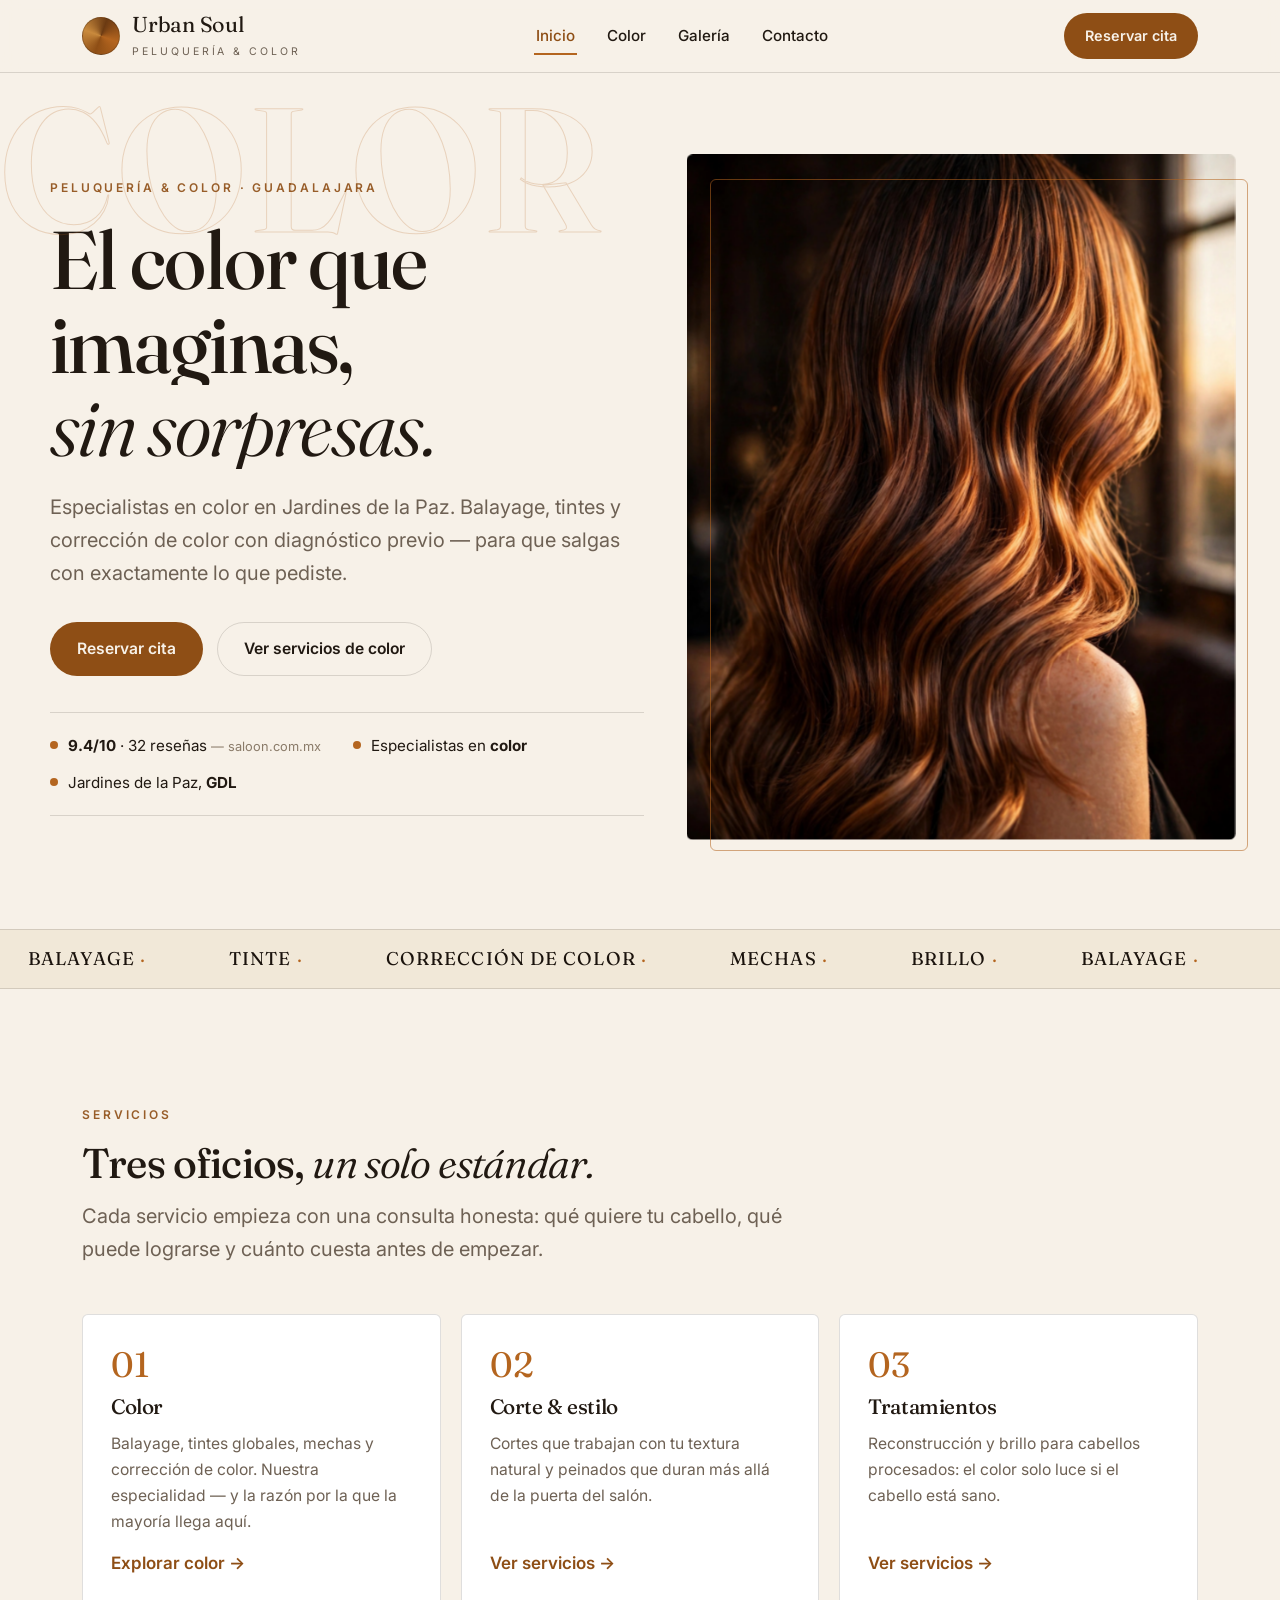
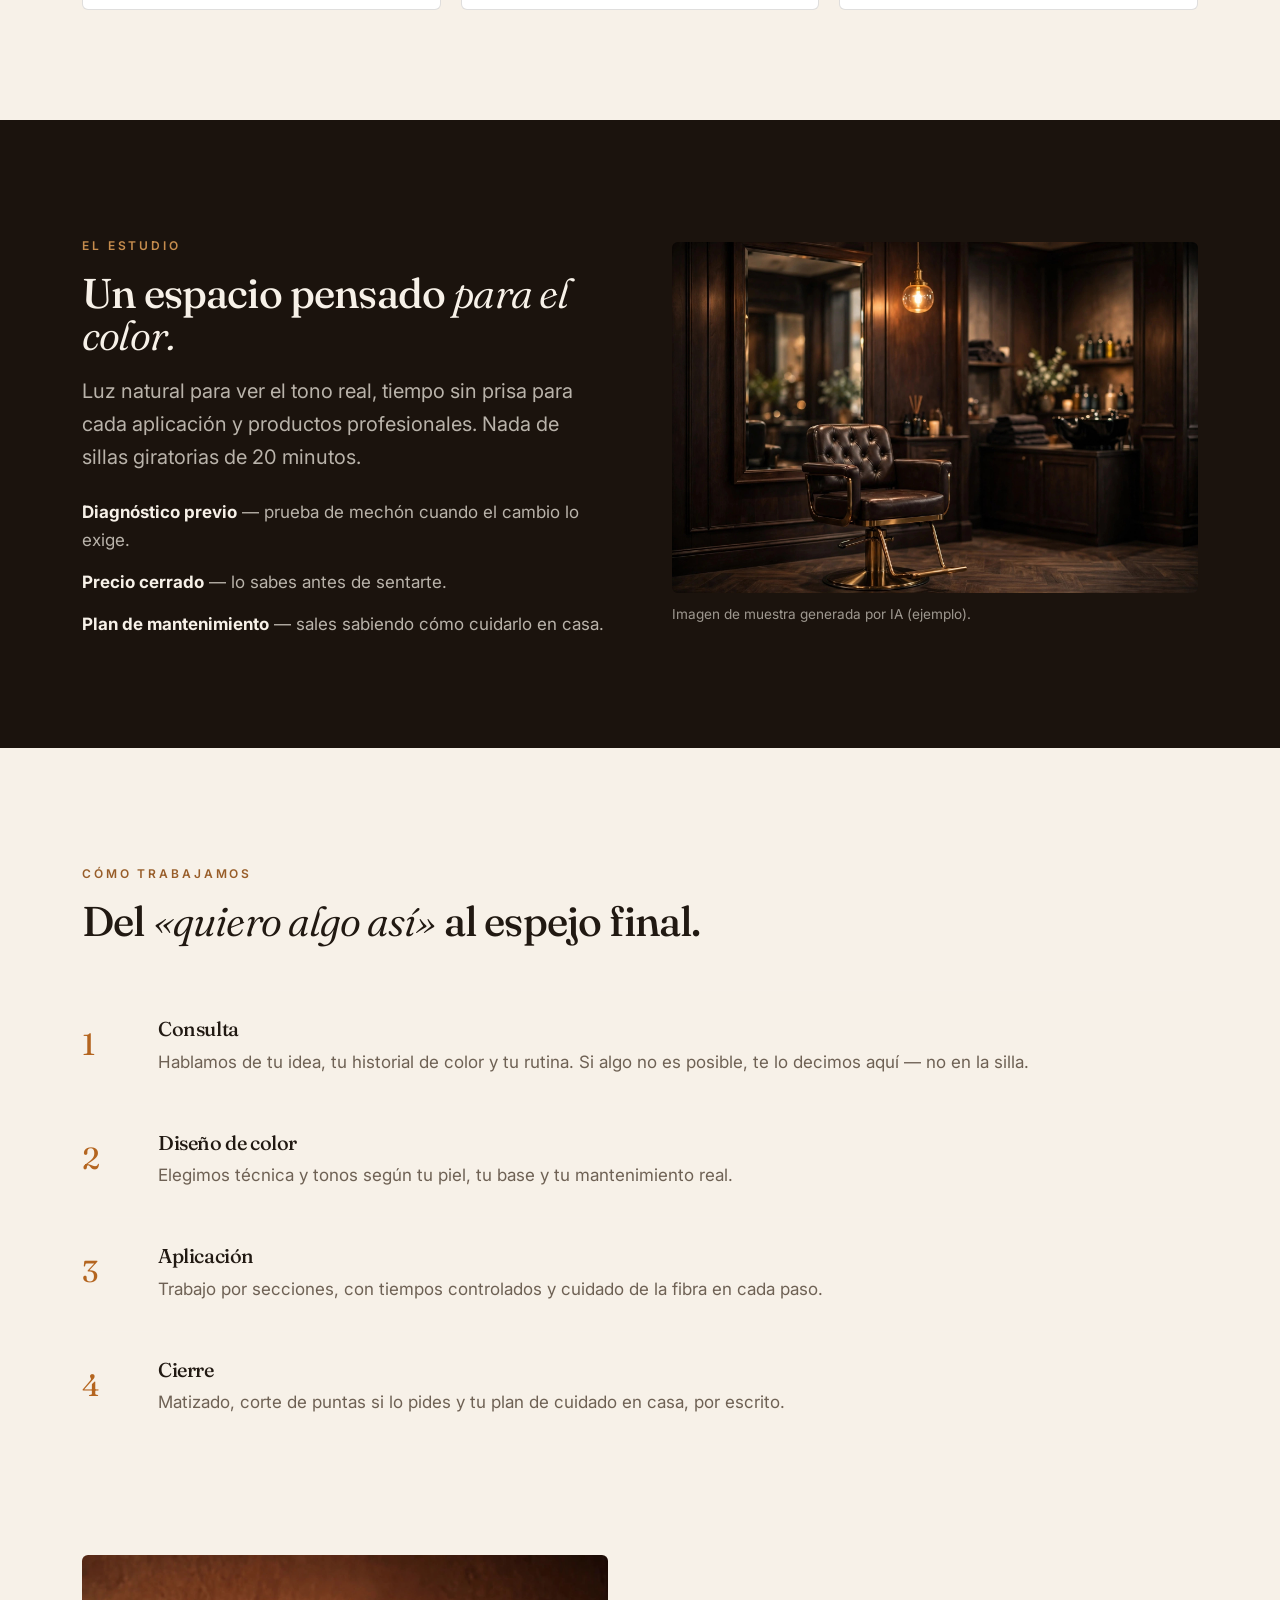
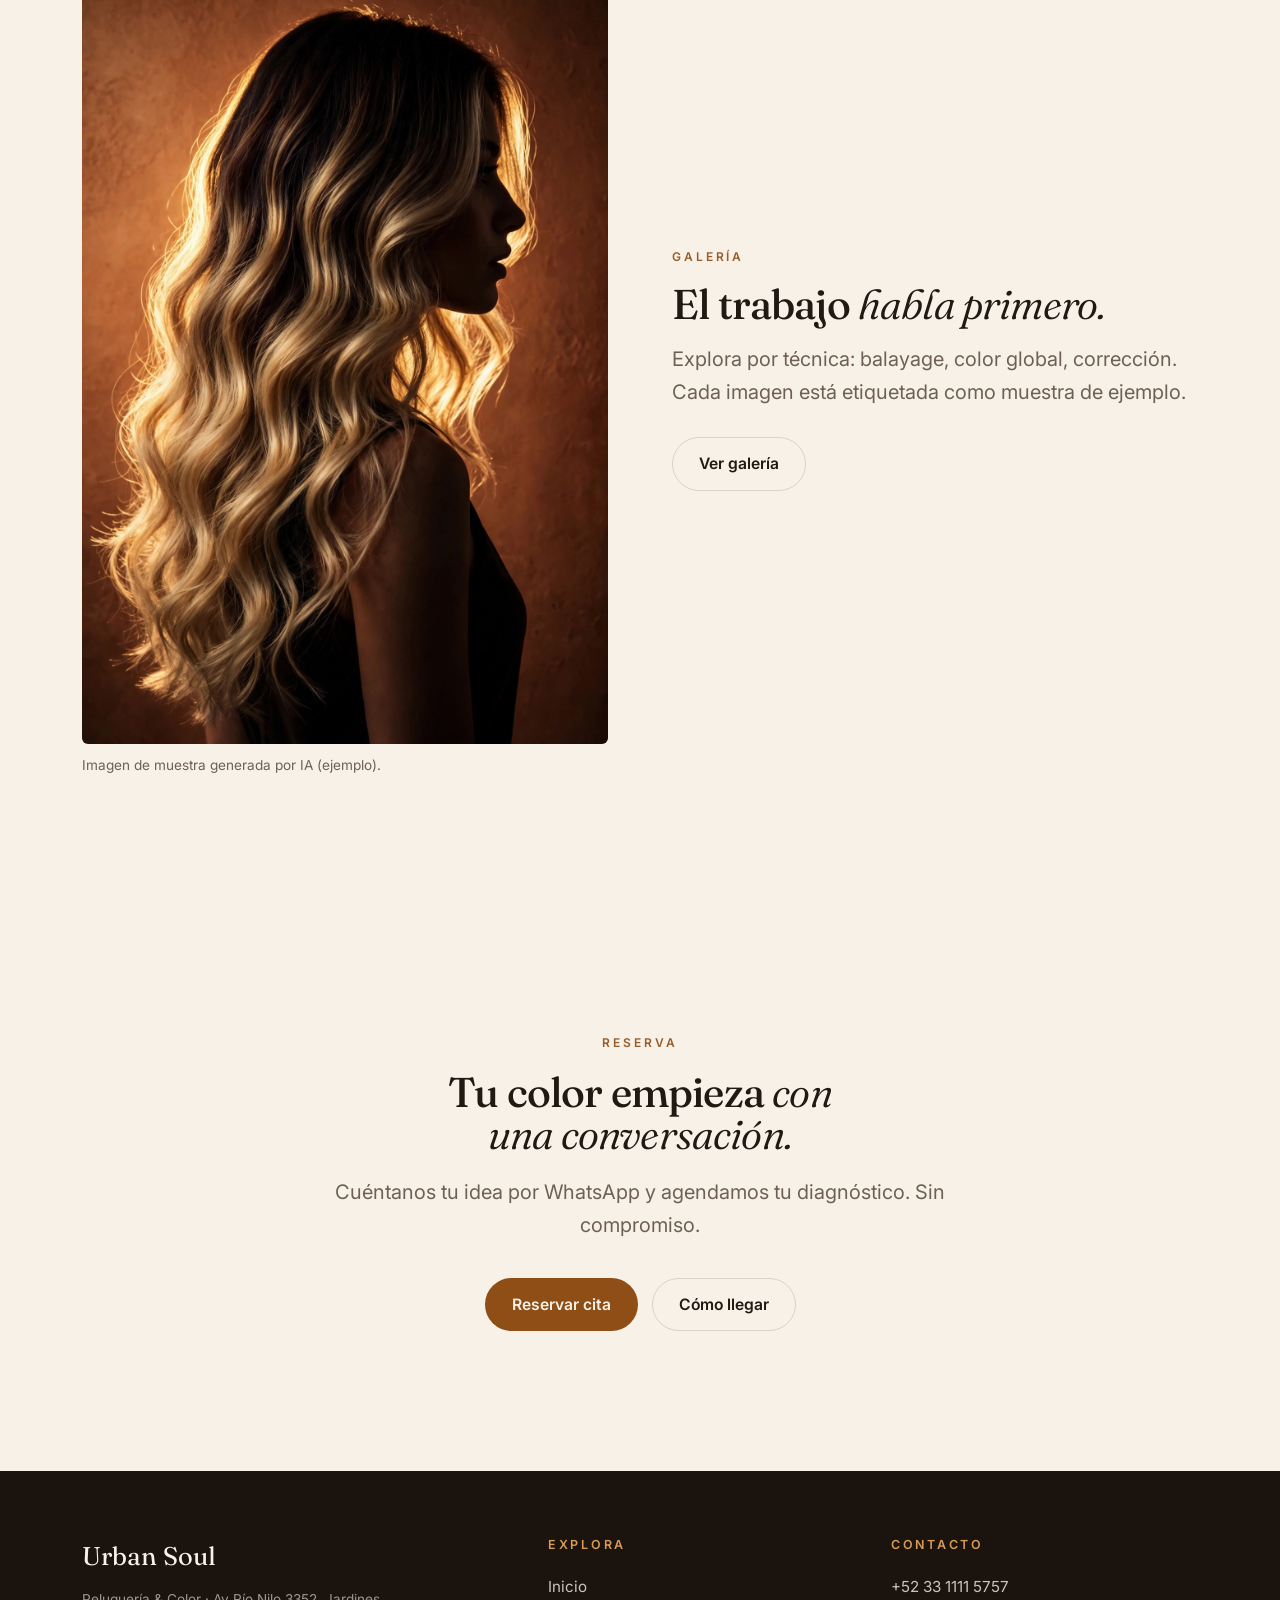
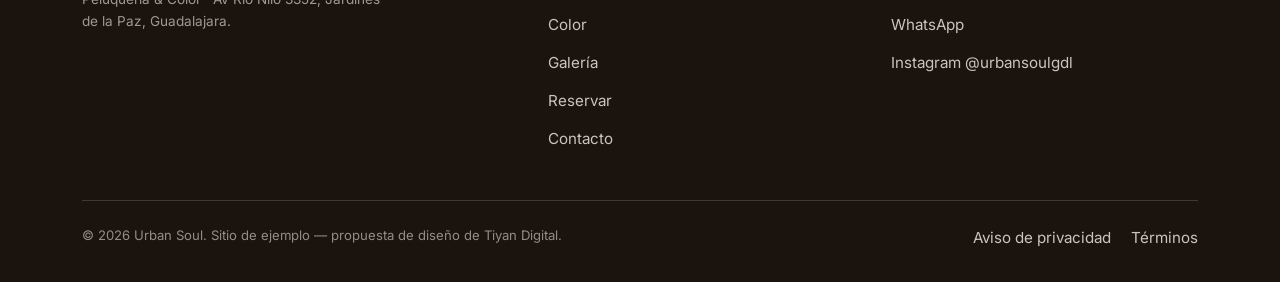
<file: index.html>
<!DOCTYPE html>
<html lang="es">
<head>
<meta charset="UTF-8">
<meta name="viewport" content="width=device-width, initial-scale=1.0">
<title>Urban Soul · Peluquería &amp; Color en Guadalajara</title>
<meta name="description" content="Urban Soul — peluquería especializada en color en Jardines de la Paz, Guadalajara. Balayage, tintes y corrección de color con diagnóstico previo. Reserva por WhatsApp.">
<meta property="og:title" content="Urban Soul · Peluquería &amp; Color en Guadalajara">
<meta property="og:description" content="El color que imaginas, sin sorpresas. Balayage, tintes y corrección de color en Guadalajara.">
<meta property="og:type" content="website">
<meta property="og:image" content="assets/hero.jpg">
<link rel="preconnect" href="https://fonts.googleapis.com">
<link rel="preconnect" href="https://fonts.gstatic.com" crossorigin>
<link href="https://fonts.googleapis.com/css2?family=Fraunces:ital,opsz,wght@0,9..144,340;0,9..144,480;0,9..144,600;1,9..144,340&family=Inter:wght@400;500;600;700&display=swap" rel="stylesheet">
<link rel="stylesheet" href="styles.css">
<link rel="icon" href="assets/hero.jpg">
<script src="config.js"></script>
<script src="site.js" defer></script>
</head>
<body>
<a class="skip" href="#main">Saltar al contenido</a>

<header class="site-header">
  <div class="wrap header-in">
    <a class="brand" href="index.html" aria-label="Urban Soul — inicio">
      <span class="brand-mark" aria-hidden="true"></span>
      <span><span class="brand-name">Urban Soul</span><span class="brand-sub">Peluquería &amp; Color</span></span>
    </a>
    <nav class="nav-desktop" aria-label="Principal">
      <a href="index.html" aria-current="page">Inicio</a>
      <a href="color.html">Color</a>
      <a href="galeria.html">Galería</a>
      <a href="contacto.html">Contacto</a>
    </nav>
    <a class="btn btn-sm header-cta" href="reserva.html">Reservar cita</a>
    <button class="nav-toggle" aria-expanded="false" aria-controls="nav-mobile" aria-label="Abrir menú">
      <svg width="22" height="22" viewBox="0 0 22 22" fill="none" stroke="currentColor" stroke-width="2" stroke-linecap="round"><path d="M3 6h16M3 11h16M3 16h16"/></svg>
    </button>
  </div>
  <nav class="nav-mobile" id="nav-mobile" aria-label="Móvil">
    <a href="index.html" aria-current="page">Inicio</a>
    <a href="color.html">Color</a>
    <a href="galeria.html">Galería</a>
    <a href="reserva.html">Reservar</a>
    <a href="contacto.html">Contacto</a>
    <a class="btn" href="reserva.html">Reservar cita</a>
  </nav>
</header>

<main id="main">
  <!-- HERO -->
  <section class="hero">
    <div class="ghost-word" aria-hidden="true">COLOR</div>
    <div class="wrap hero-grid">
      <div class="hero-copy">
        <span class="eyebrow">Peluquería &amp; color · Guadalajara</span>
        <h1 class="h-display">
          <span class="reveal"><span>El color que imaginas,</span></span>
          <span class="reveal"><span class="serif-i">sin sorpresas.</span></span>
        </h1>
        <p class="lead">Especialistas en color en Jardines de la Paz. Balayage, tintes y corrección de color con diagnóstico previo — para que salgas con exactamente lo que pediste.</p>
        <div class="hero-actions">
          <a class="btn" href="reserva.html">Reservar cita</a>
          <a class="btn btn-ghost" href="color.html">Ver servicios de color</a>
        </div>
        <div class="proof-strip" aria-label="Referencias">
          <span class="proof"><span class="dot" aria-hidden="true"></span><span><strong>9.4/10</strong> · 32 reseñas <span class="src">— saloon.com.mx</span></span></span>
          <span class="proof"><span class="dot" aria-hidden="true"></span><span>Especialistas en <strong>color</strong></span></span>
          <span class="proof"><span class="dot" aria-hidden="true"></span><span>Jardines de la Paz, <strong>GDL</strong></span></span>
        </div>
      </div>
      <div class="hero-media">
        <img src="assets/hero.jpg" alt="Muestra de balayage caramelo con luz cálida — imagen de ejemplo generada por IA" width="1200" height="1500" fetchpriority="high">
        <span class="hero-frame" aria-hidden="true"></span>
      </div>
    </div>
  </section>

  <div class="marquee" aria-hidden="true">
    <div class="marquee-track">
      <span>Balayage <i>·</i></span><span>Tinte <i>·</i></span><span>Corrección de color <i>·</i></span><span>Mechas <i>·</i></span><span>Brillo <i>·</i></span>
      <span>Balayage <i>·</i></span><span>Tinte <i>·</i></span><span>Corrección de color <i>·</i></span><span>Mechas <i>·</i></span><span>Brillo <i>·</i></span>
    </div>
  </div>

  <!-- SERVICIOS -->
  <section class="section">
    <div class="wrap">
      <div class="section-head">
        <span class="eyebrow">Servicios</span>
        <h2 class="h-sec">Tres oficios, <span class="serif-i">un solo estándar.</span></h2>
        <p class="lead">Cada servicio empieza con una consulta honesta: qué quiere tu cabello, qué puede lograrse y cuánto cuesta antes de empezar.</p>
      </div>
      <div class="svc-grid">
        <article class="svc-card">
          <span class="svc-num" aria-hidden="true">01</span>
          <h3>Color</h3>
          <p>Balayage, tintes globales, mechas y corrección de color. Nuestra especialidad — y la razón por la que la mayoría llega aquí.</p>
          <a href="color.html">Explorar color</a>
        </article>
        <article class="svc-card">
          <span class="svc-num" aria-hidden="true">02</span>
          <h3>Corte &amp; estilo</h3>
          <p>Cortes que trabajan con tu textura natural y peinados que duran más allá de la puerta del salón.</p>
          <a href="color.html">Ver servicios</a>
        </article>
        <article class="svc-card">
          <span class="svc-num" aria-hidden="true">03</span>
          <h3>Tratamientos</h3>
          <p>Reconstrucción y brillo para cabellos procesados: el color solo luce si el cabello está sano.</p>
          <a href="color.html">Ver servicios</a>
        </article>
      </div>
    </div>
  </section>

  <!-- ESPACIO -->
  <section class="section band-dark">
    <div class="wrap split">
      <div>
        <span class="eyebrow">El estudio</span>
        <h2 class="h-sec" style="margin:14px 0 18px">Un espacio pensado <span class="serif-i">para el color.</span></h2>
        <p class="lead" style="margin-bottom:24px">Luz natural para ver el tono real, tiempo sin prisa para cada aplicación y productos profesionales. Nada de sillas giratorias de 20 minutos.</p>
        <ul style="list-style:none;display:grid;gap:14px">
          <li><strong style="color:var(--accent-ink)">Diagnóstico previo</strong> <span class="muted">— prueba de mechón cuando el cambio lo exige.</span></li>
          <li><strong style="color:var(--accent-ink)">Precio cerrado</strong> <span class="muted">— lo sabes antes de sentarte.</span></li>
          <li><strong style="color:var(--accent-ink)">Plan de mantenimiento</strong> <span class="muted">— sales sabiendo cómo cuidarlo en casa.</span></li>
        </ul>
      </div>
      <div>
        <img src="assets/salon-interior.jpg" alt="Interior cálido del salón — imagen de ejemplo generada por IA" width="1200" height="900" loading="lazy">
        <p class="small" style="margin-top:10px;color:rgba(247,241,232,.6)">Imagen de muestra generada por IA (ejemplo).</p>
      </div>
    </div>
  </section>

  <!-- PROCESO -->
  <section class="section">
    <div class="wrap">
      <div class="section-head">
        <span class="eyebrow">Cómo trabajamos</span>
        <h2 class="h-sec">Del <span class="serif-i">«quiero algo así»</span> al espejo final.</h2>
      </div>
      <div class="steps">
        <div class="step"><span class="step-n">1</span><div><h3>Consulta</h3><p class="muted">Hablamos de tu idea, tu historial de color y tu rutina. Si algo no es posible, te lo decimos aquí — no en la silla.</p></div></div>
        <div class="step"><span class="step-n">2</span><div><h3>Diseño de color</h3><p class="muted">Elegimos técnica y tonos según tu piel, tu base y tu mantenimiento real.</p></div></div>
        <div class="step"><span class="step-n">3</span><div><h3>Aplicación</h3><p class="muted">Trabajo por secciones, con tiempos controlados y cuidado de la fibra en cada paso.</p></div></div>
        <div class="step"><span class="step-n">4</span><div><h3>Cierre</h3><p class="muted">Matizado, corte de puntas si lo pides y tu plan de cuidado en casa, por escrito.</p></div></div>
      </div>
    </div>
  </section>

  <!-- GALERÍA TEASER -->
  <section class="section" style="padding-top:0">
    <div class="wrap split">
      <div>
        <img src="assets/galeria-look.jpg" alt="Balayage rubio con raíz oscura — imagen de ejemplo generada por IA" width="1200" height="900" loading="lazy">
        <p class="small" style="margin-top:10px">Imagen de muestra generada por IA (ejemplo).</p>
      </div>
      <div>
        <span class="eyebrow">Galería</span>
        <h2 class="h-sec" style="margin:14px 0 18px">El trabajo <span class="serif-i">habla primero.</span></h2>
        <p class="lead" style="margin-bottom:28px">Explora por técnica: balayage, color global, corrección. Cada imagen está etiquetada como muestra de ejemplo.</p>
        <a class="btn btn-ghost" href="galeria.html">Ver galería</a>
      </div>
    </div>
  </section>

  <!-- CTA FINAL -->
  <section class="final-cta">
    <div class="wrap">
      <span class="eyebrow">Reserva</span>
      <h2 class="h-sec">Tu color empieza <span class="serif-i">con una conversación.</span></h2>
      <p class="lead">Cuéntanos tu idea por WhatsApp y agendamos tu diagnóstico. Sin compromiso.</p>
      <div class="cta-row">
        <a class="btn" href="reserva.html">Reservar cita</a>
        <a class="btn btn-ghost" href="contacto.html">Cómo llegar</a>
      </div>
    </div>
  </section>
</main>

<div class="sticky-cta"><a class="btn" href="reserva.html">Reservar cita</a></div>

<footer>
  <div class="wrap">
    <div class="foot-grid">
      <div>
        <p class="foot-brand">Urban Soul</p>
        <p class="small" style="color:rgba(247,241,232,.6);margin-top:10px;max-width:34ch">Peluquería &amp; Color · Av Río Nilo 3352, Jardines de la Paz, Guadalajara.</p>
      </div>
      <div class="foot-col">
        <h4>Explora</h4>
        <ul>
          <li><a href="index.html">Inicio</a></li>
          <li><a href="color.html">Color</a></li>
          <li><a href="galeria.html">Galería</a></li>
          <li><a href="reserva.html">Reservar</a></li>
          <li><a href="contacto.html">Contacto</a></li>
        </ul>
      </div>
      <div class="foot-col">
        <h4>Contacto</h4>
        <ul>
          <li><a href="tel:+523311115757">+52 33 1111 5757</a></li>
          <li><a href="https://wa.me/523311115757" target="_blank" rel="noopener">WhatsApp</a></li>
          <li><a href="https://instagram.com/urbansoulgdl" target="_blank" rel="noopener">Instagram @urbansoulgdl</a></li>
        </ul>
      </div>
    </div>
    <div class="foot-base">
      <span>© 2026 Urban Soul. Sitio de ejemplo — propuesta de diseño de Tiyan Digital.</span>
      <span class="foot-legal"><a href="privacidad.html">Aviso de privacidad</a><a href="terminos.html">Términos</a></span>
    </div>
  </div>
</footer>
</body>
</html>
</file>
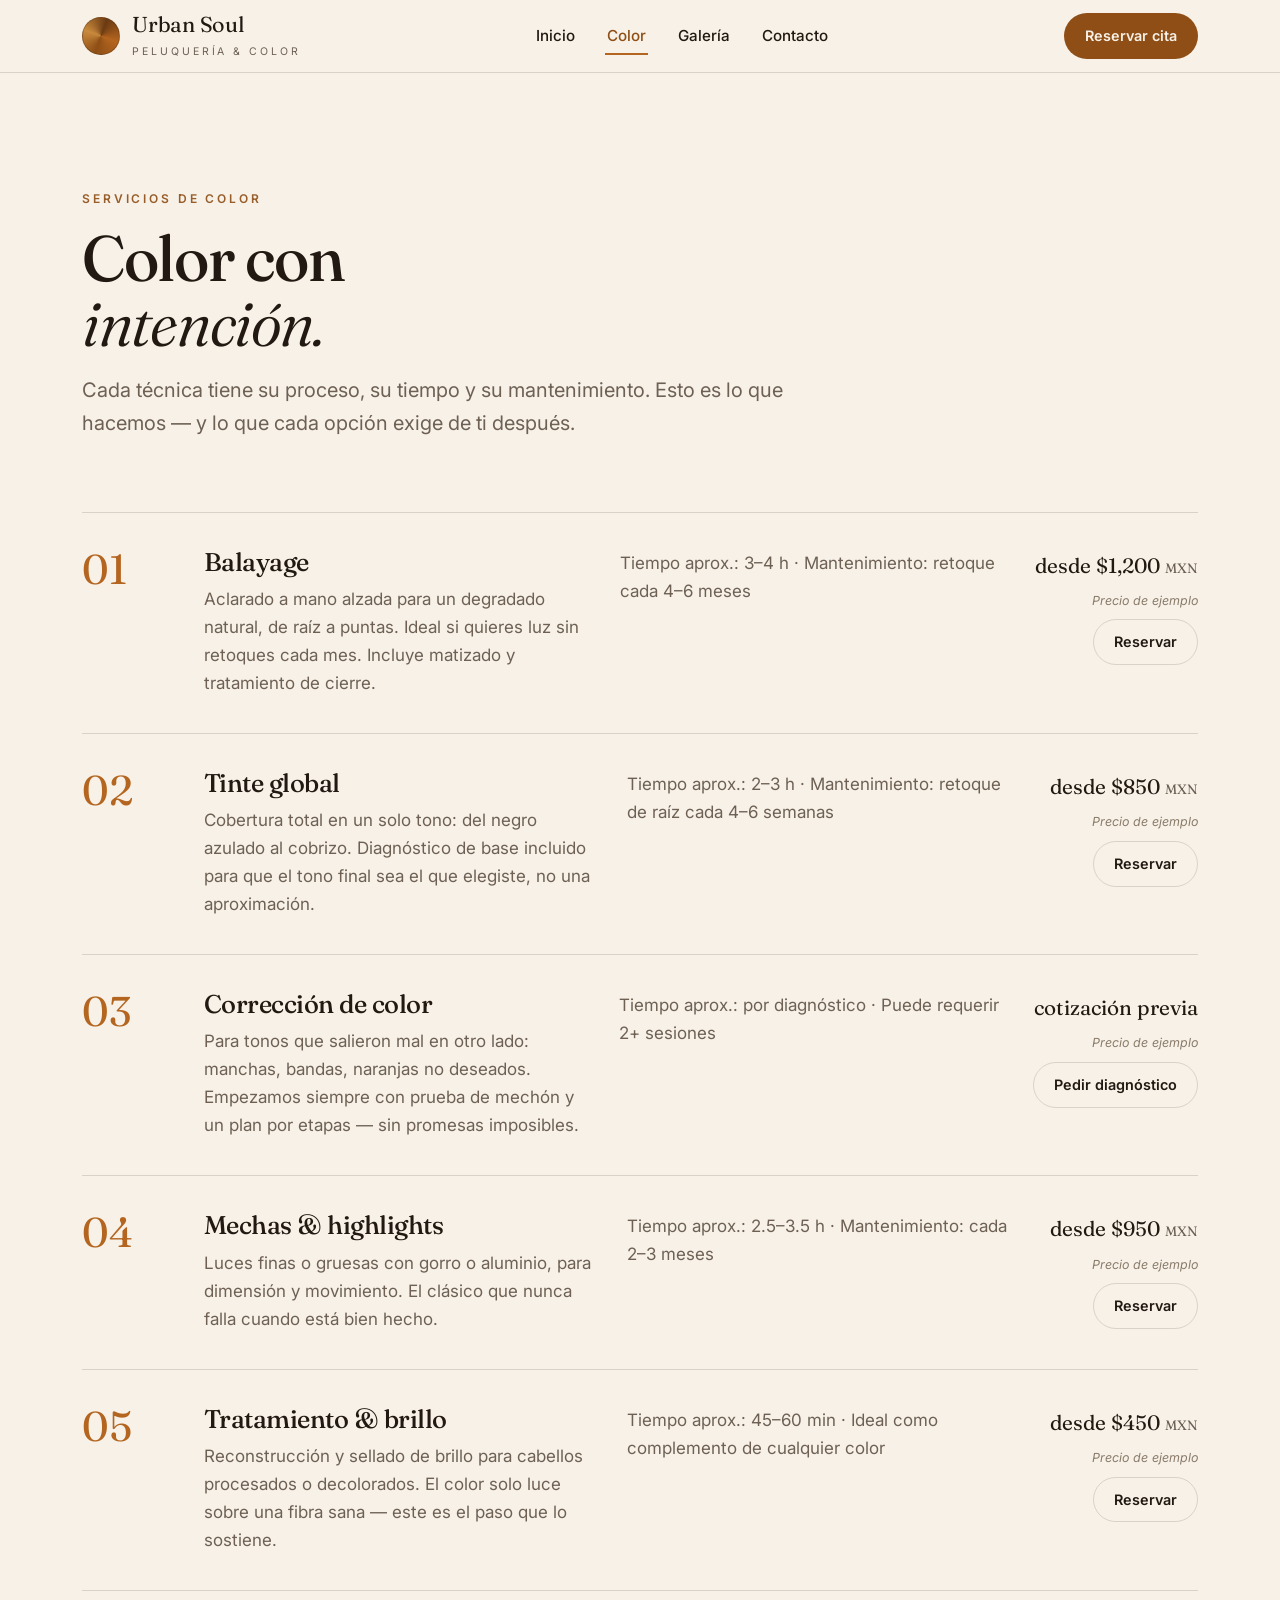
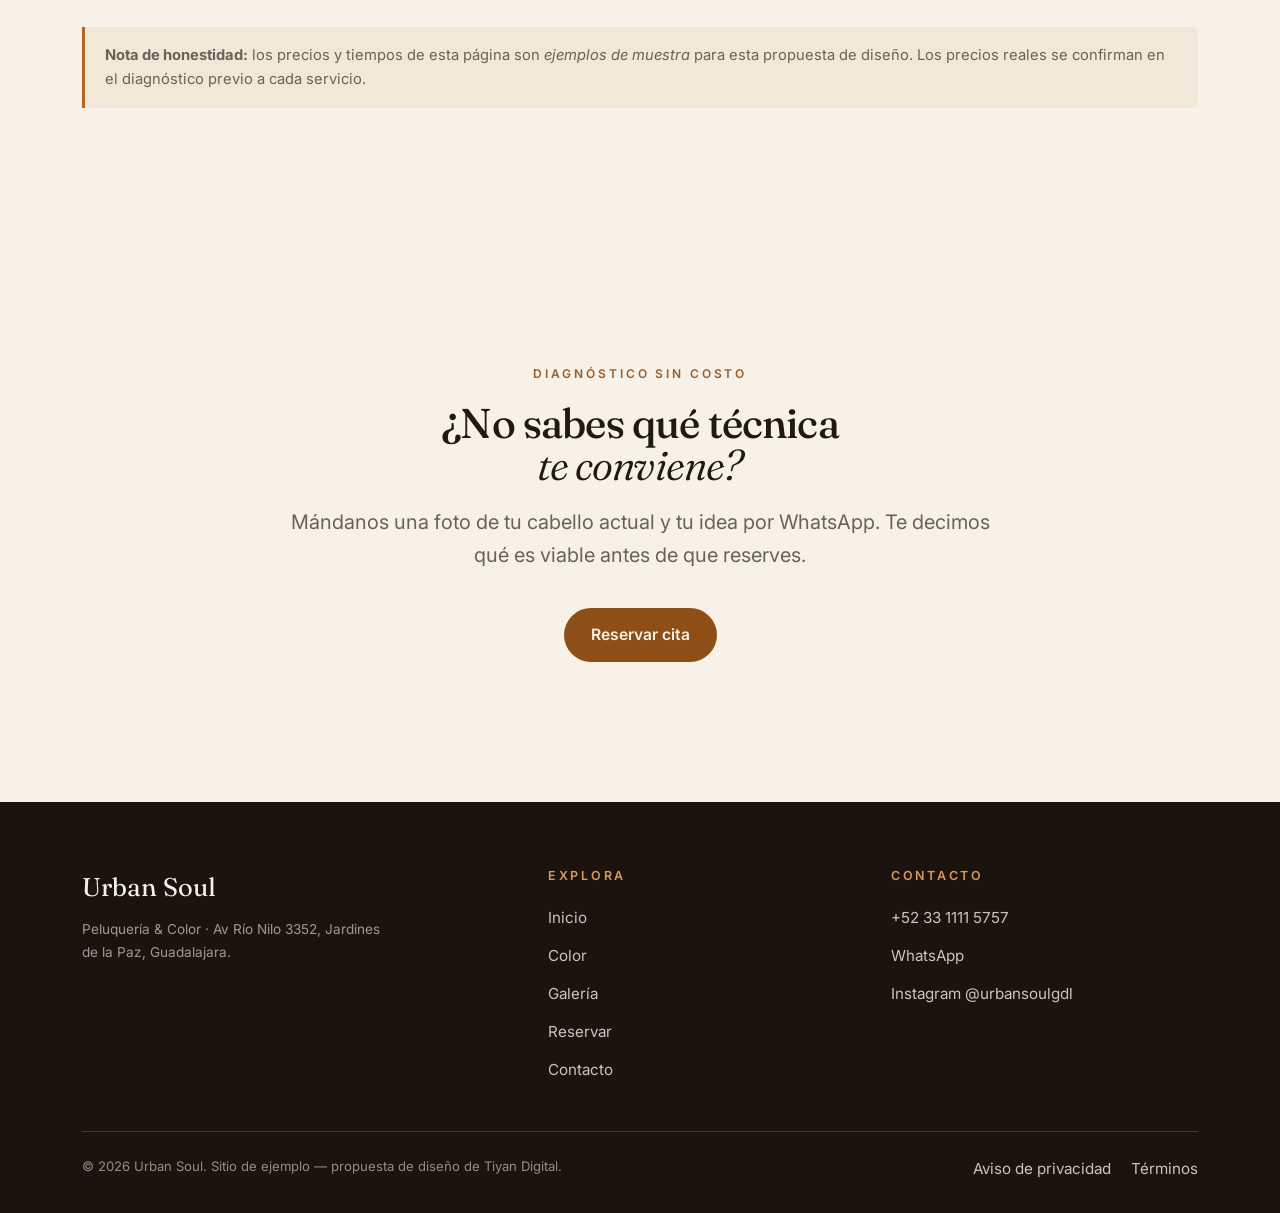
<file: color.html>
<!DOCTYPE html>
<html lang="es">
<head>
<meta charset="UTF-8">
<meta name="viewport" content="width=device-width, initial-scale=1.0">
<title>Color · Balayage, tintes y corrección — Urban Soul Guadalajara</title>
<meta name="description" content="Servicios de color en Urban Soul Guadalajara: balayage, tinte global, mechas, corrección de color y tratamientos de brillo. Diagnóstico previo y precio cerrado.">
<meta property="og:title" content="Color — Urban Soul · Peluquería &amp; Color">
<meta property="og:type" content="website">
<link rel="preconnect" href="https://fonts.googleapis.com">
<link rel="preconnect" href="https://fonts.gstatic.com" crossorigin>
<link href="https://fonts.googleapis.com/css2?family=Fraunces:ital,opsz,wght@0,9..144,340;0,9..144,480;0,9..144,600;1,9..144,340&family=Inter:wght@400;500;600;700&display=swap" rel="stylesheet">
<link rel="stylesheet" href="styles.css">
<script src="config.js"></script>
<script src="site.js" defer></script>
</head>
<body>
<a class="skip" href="#main">Saltar al contenido</a>

<header class="site-header">
  <div class="wrap header-in">
    <a class="brand" href="index.html" aria-label="Urban Soul — inicio">
      <span class="brand-mark" aria-hidden="true"></span>
      <span><span class="brand-name">Urban Soul</span><span class="brand-sub">Peluquería &amp; Color</span></span>
    </a>
    <nav class="nav-desktop" aria-label="Principal">
      <a href="index.html">Inicio</a>
      <a href="color.html" aria-current="page">Color</a>
      <a href="galeria.html">Galería</a>
      <a href="contacto.html">Contacto</a>
    </nav>
    <a class="btn btn-sm header-cta" href="reserva.html">Reservar cita</a>
    <button class="nav-toggle" aria-expanded="false" aria-controls="nav-mobile" aria-label="Abrir menú">
      <svg width="22" height="22" viewBox="0 0 22 22" fill="none" stroke="currentColor" stroke-width="2" stroke-linecap="round"><path d="M3 6h16M3 11h16M3 16h16"/></svg>
    </button>
  </div>
  <nav class="nav-mobile" id="nav-mobile" aria-label="Móvil">
    <a href="index.html">Inicio</a>
    <a href="color.html" aria-current="page">Color</a>
    <a href="galeria.html">Galería</a>
    <a href="reserva.html">Reservar</a>
    <a href="contacto.html">Contacto</a>
    <a class="btn" href="reserva.html">Reservar cita</a>
  </nav>
</header>

<main id="main">
  <section class="section" style="padding-bottom:32px">
    <div class="wrap">
      <span class="eyebrow">Servicios de color</span>
      <h1 class="h-page" style="margin:14px 0 18px">
        <span class="reveal"><span>Color con</span></span>
        <span class="reveal"><span class="serif-i">intención.</span></span>
      </h1>
      <p class="lead">Cada técnica tiene su proceso, su tiempo y su mantenimiento. Esto es lo que hacemos — y lo que cada opción exige de ti después.</p>
    </div>
  </section>

  <section class="section" style="padding-top:0">
    <div class="wrap">
      <div class="color-list">
        <div class="color-row">
          <span class="color-idx" aria-hidden="true">01</span>
          <div>
            <h3>Balayage</h3>
            <p>Aclarado a mano alzada para un degradado natural, de raíz a puntas. Ideal si quieres luz sin retoques cada mes. Incluye matizado y tratamiento de cierre.</p>
          </div>
          <p class="muted">Tiempo aprox.: 3–4 h · Mantenimiento: retoque cada 4–6 meses</p>
          <div class="color-meta">
            <span class="price">desde $1,200 <span class="small">MXN</span></span>
            <span class="price-note">Precio de ejemplo</span>
            <a class="btn btn-sm btn-ghost" href="reserva.html">Reservar</a>
          </div>
        </div>

        <div class="color-row">
          <span class="color-idx" aria-hidden="true">02</span>
          <div>
            <h3>Tinte global</h3>
            <p>Cobertura total en un solo tono: del negro azulado al cobrizo. Diagnóstico de base incluido para que el tono final sea el que elegiste, no una aproximación.</p>
          </div>
          <p class="muted">Tiempo aprox.: 2–3 h · Mantenimiento: retoque de raíz cada 4–6 semanas</p>
          <div class="color-meta">
            <span class="price">desde $850 <span class="small">MXN</span></span>
            <span class="price-note">Precio de ejemplo</span>
            <a class="btn btn-sm btn-ghost" href="reserva.html">Reservar</a>
          </div>
        </div>

        <div class="color-row">
          <span class="color-idx" aria-hidden="true">03</span>
          <div>
            <h3>Corrección de color</h3>
            <p>Para tonos que salieron mal en otro lado: manchas, bandas, naranjas no deseados. Empezamos siempre con prueba de mechón y un plan por etapas — sin promesas imposibles.</p>
          </div>
          <p class="muted">Tiempo aprox.: por diagnóstico · Puede requerir 2+ sesiones</p>
          <div class="color-meta">
            <span class="price">cotización previa</span>
            <span class="price-note">Precio de ejemplo</span>
            <a class="btn btn-sm btn-ghost" href="reserva.html">Pedir diagnóstico</a>
          </div>
        </div>

        <div class="color-row">
          <span class="color-idx" aria-hidden="true">04</span>
          <div>
            <h3>Mechas &amp; highlights</h3>
            <p>Luces finas o gruesas con gorro o aluminio, para dimensión y movimiento. El clásico que nunca falla cuando está bien hecho.</p>
          </div>
          <p class="muted">Tiempo aprox.: 2.5–3.5 h · Mantenimiento: cada 2–3 meses</p>
          <div class="color-meta">
            <span class="price">desde $950 <span class="small">MXN</span></span>
            <span class="price-note">Precio de ejemplo</span>
            <a class="btn btn-sm btn-ghost" href="reserva.html">Reservar</a>
          </div>
        </div>

        <div class="color-row">
          <span class="color-idx" aria-hidden="true">05</span>
          <div>
            <h3>Tratamiento &amp; brillo</h3>
            <p>Reconstrucción y sellado de brillo para cabellos procesados o decolorados. El color solo luce sobre una fibra sana — este es el paso que lo sostiene.</p>
          </div>
          <p class="muted">Tiempo aprox.: 45–60 min · Ideal como complemento de cualquier color</p>
          <div class="color-meta">
            <span class="price">desde $450 <span class="small">MXN</span></span>
            <span class="price-note">Precio de ejemplo</span>
            <a class="btn btn-sm btn-ghost" href="reserva.html">Reservar</a>
          </div>
        </div>
      </div>

      <aside class="sample-note">
        <strong>Nota de honestidad:</strong> los precios y tiempos de esta página son <em>ejemplos de muestra</em> para esta propuesta de diseño. Los precios reales se confirman en el diagnóstico previo a cada servicio.
      </aside>
    </div>
  </section>

  <section class="final-cta">
    <div class="wrap">
      <span class="eyebrow">Diagnóstico sin costo</span>
      <h2 class="h-sec">¿No sabes qué técnica <span class="serif-i">te conviene?</span></h2>
      <p class="lead">Mándanos una foto de tu cabello actual y tu idea por WhatsApp. Te decimos qué es viable antes de que reserves.</p>
      <div class="cta-row">
        <a class="btn" href="reserva.html">Reservar cita</a>
      </div>
    </div>
  </section>
</main>

<div class="sticky-cta"><a class="btn" href="reserva.html">Reservar cita</a></div>

<footer>
  <div class="wrap">
    <div class="foot-grid">
      <div>
        <p class="foot-brand">Urban Soul</p>
        <p class="small" style="color:rgba(247,241,232,.6);margin-top:10px;max-width:34ch">Peluquería &amp; Color · Av Río Nilo 3352, Jardines de la Paz, Guadalajara.</p>
      </div>
      <div class="foot-col">
        <h4>Explora</h4>
        <ul>
          <li><a href="index.html">Inicio</a></li>
          <li><a href="color.html">Color</a></li>
          <li><a href="galeria.html">Galería</a></li>
          <li><a href="reserva.html">Reservar</a></li>
          <li><a href="contacto.html">Contacto</a></li>
        </ul>
      </div>
      <div class="foot-col">
        <h4>Contacto</h4>
        <ul>
          <li><a href="tel:+523311115757">+52 33 1111 5757</a></li>
          <li><a href="https://wa.me/523311115757" target="_blank" rel="noopener">WhatsApp</a></li>
          <li><a href="https://instagram.com/urbansoulgdl" target="_blank" rel="noopener">Instagram @urbansoulgdl</a></li>
        </ul>
      </div>
    </div>
    <div class="foot-base">
      <span>© 2026 Urban Soul. Sitio de ejemplo — propuesta de diseño de Tiyan Digital.</span>
      <span class="foot-legal"><a href="privacidad.html">Aviso de privacidad</a><a href="terminos.html">Términos</a></span>
    </div>
  </div>
</footer>
</body>
</html>
</file>
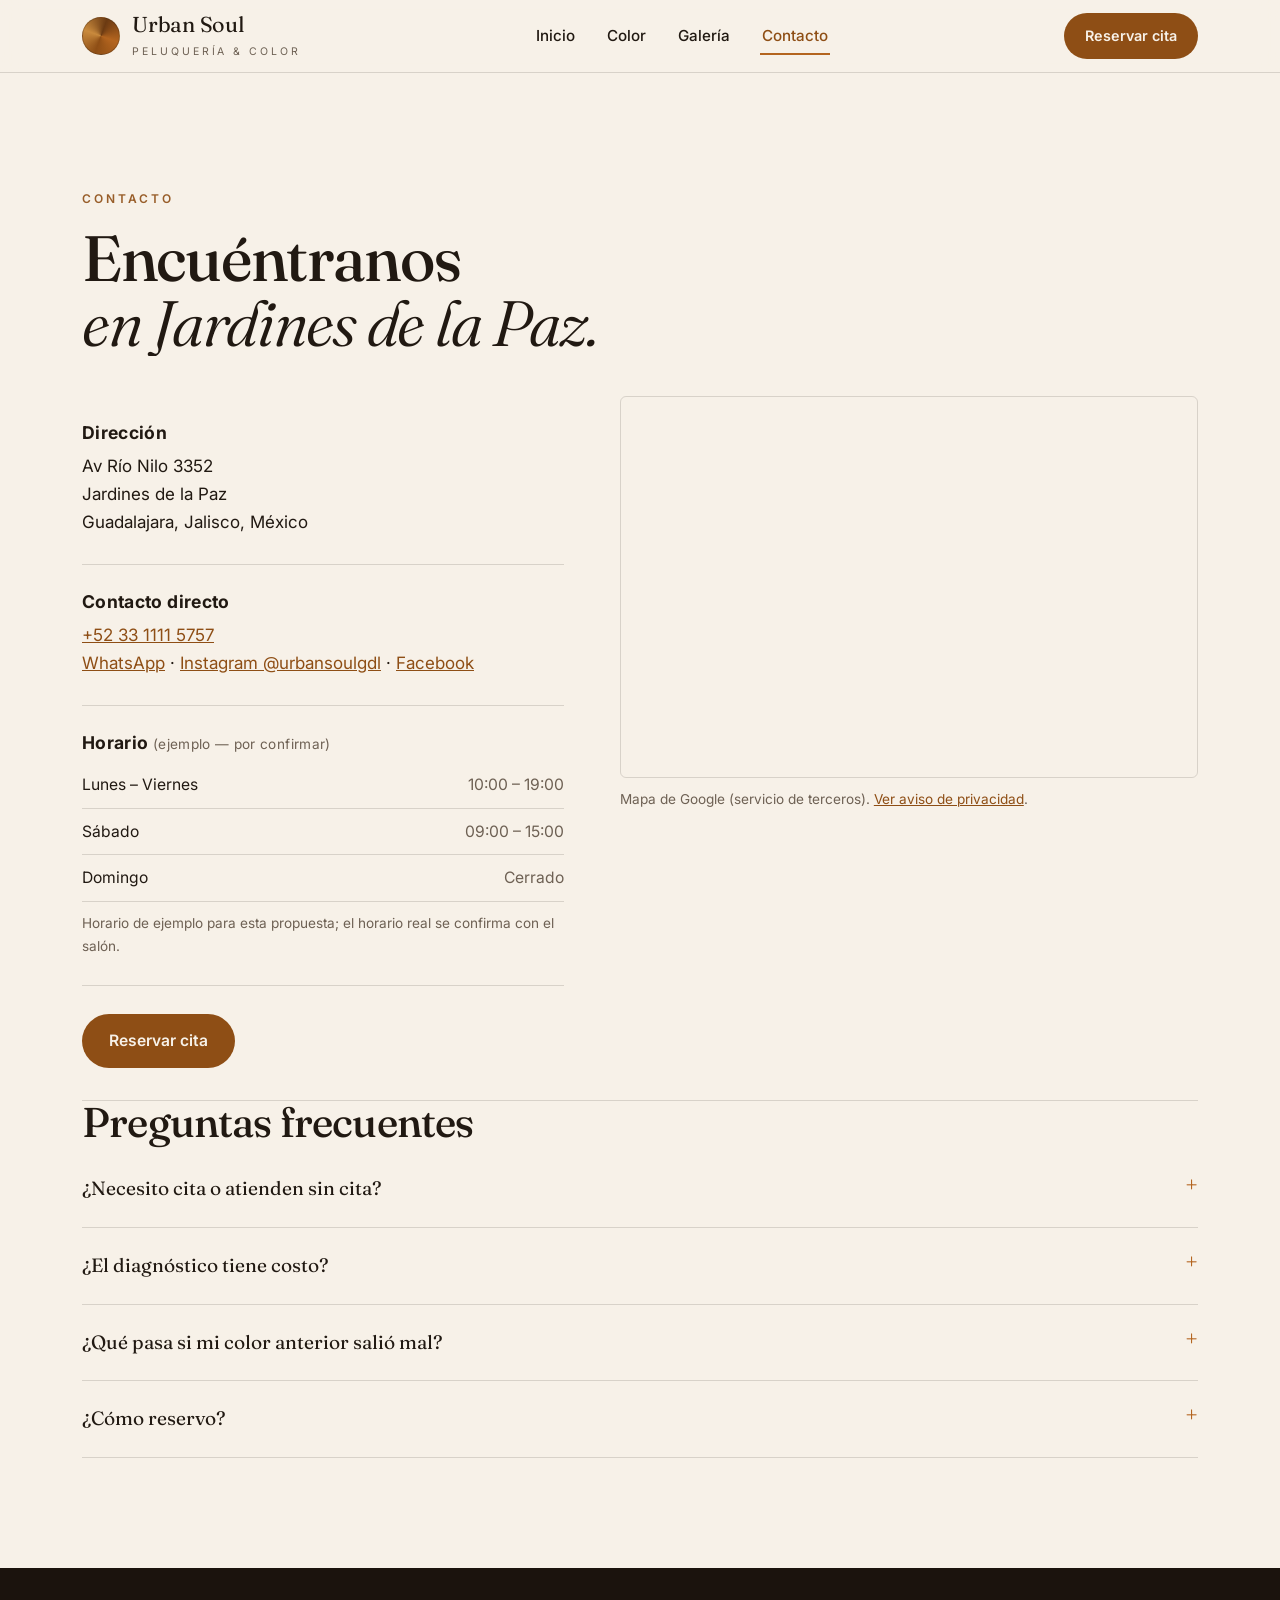
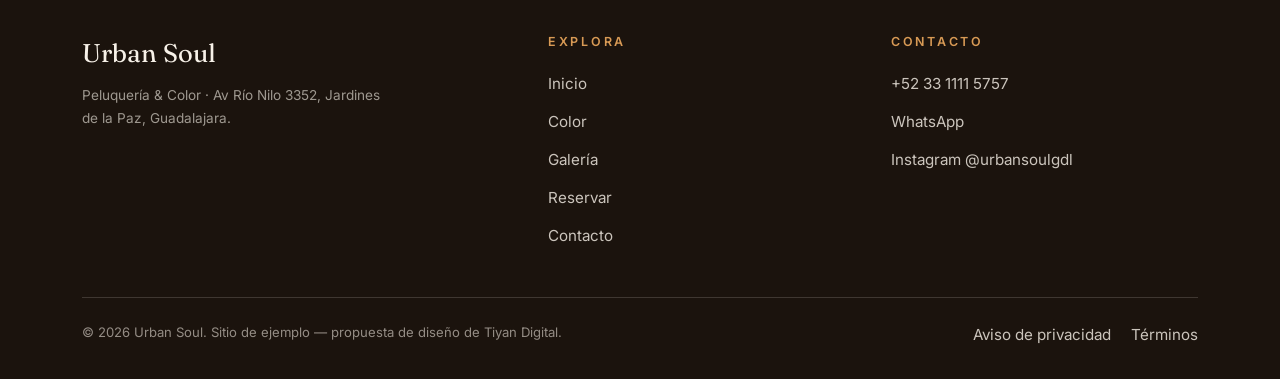
<file: contacto.html>
<!DOCTYPE html>
<html lang="es">
<head>
<meta charset="UTF-8">
<meta name="viewport" content="width=device-width, initial-scale=1.0">
<title>Contacto · Dirección y horarios — Urban Soul Guadalajara</title>
<meta name="description" content="Urban Soul Guadalajara: Av Río Nilo 3352, Jardines de la Paz. Teléfono +52 33 1111 5757, Instagram @urbansoulgdl. Mapa y horarios.">
<meta property="og:title" content="Contacto — Urban Soul · Peluquería &amp; Color">
<meta property="og:type" content="website">
<link rel="preconnect" href="https://fonts.googleapis.com">
<link rel="preconnect" href="https://fonts.gstatic.com" crossorigin>
<link href="https://fonts.googleapis.com/css2?family=Fraunces:ital,opsz,wght@0,9..144,340;0,9..144,480;0,9..144,600;1,9..144,340&family=Inter:wght@400;500;600;700&display=swap" rel="stylesheet">
<link rel="stylesheet" href="styles.css">
<script src="config.js"></script>
<script src="site.js" defer></script>
<script type="application/ld+json">
{
  "@context": "https://schema.org",
  "@type": "HairSalon",
  "name": "Urban Soul",
  "description": "Peluquería especializada en color en Guadalajara: balayage, tintes y corrección de color.",
  "telephone": "+52 33 1111 5757",
  "address": {
    "@type": "PostalAddress",
    "streetAddress": "Av Río Nilo 3352, Jardines de la Paz",
    "addressLocality": "Guadalajara",
    "addressRegion": "Jalisco",
    "addressCountry": "MX"
  },
  "sameAs": [
    "https://instagram.com/urbansoulgdl",
    "https://facebook.com/urbansoulgdl"
  ],
  "aggregateRating": {
    "@type": "AggregateRating",
    "ratingValue": "9.4",
    "bestRating": "10",
    "reviewCount": "32"
  },
  "priceRange": "$$"
}
</script>
</head>
<body>
<a class="skip" href="#main">Saltar al contenido</a>

<header class="site-header">
  <div class="wrap header-in">
    <a class="brand" href="index.html" aria-label="Urban Soul — inicio">
      <span class="brand-mark" aria-hidden="true"></span>
      <span><span class="brand-name">Urban Soul</span><span class="brand-sub">Peluquería &amp; Color</span></span>
    </a>
    <nav class="nav-desktop" aria-label="Principal">
      <a href="index.html">Inicio</a>
      <a href="color.html">Color</a>
      <a href="galeria.html">Galería</a>
      <a href="contacto.html" aria-current="page">Contacto</a>
    </nav>
    <a class="btn btn-sm header-cta" href="reserva.html">Reservar cita</a>
    <button class="nav-toggle" aria-expanded="false" aria-controls="nav-mobile" aria-label="Abrir menú">
      <svg width="22" height="22" viewBox="0 0 22 22" fill="none" stroke="currentColor" stroke-width="2" stroke-linecap="round"><path d="M3 6h16M3 11h16M3 16h16"/></svg>
    </button>
  </div>
  <nav class="nav-mobile" id="nav-mobile" aria-label="Móvil">
    <a href="index.html">Inicio</a>
    <a href="color.html">Color</a>
    <a href="galeria.html">Galería</a>
    <a href="reserva.html">Reservar</a>
    <a href="contacto.html" aria-current="page">Contacto</a>
    <a class="btn" href="reserva.html">Reservar cita</a>
  </nav>
</header>

<main id="main">
  <section class="section">
    <div class="wrap">
      <span class="eyebrow">Contacto</span>
      <h1 class="h-page" style="margin:14px 0 40px">
        <span class="reveal"><span>Encuéntranos</span></span>
        <span class="reveal"><span class="serif-i">en Jardines de la Paz.</span></span>
      </h1>

      <div class="contact-grid">
        <div>
          <div class="contact-block">
            <h3>Dirección</h3>
            <address>Av Río Nilo 3352<br>Jardines de la Paz<br>Guadalajara, Jalisco, México</address>
          </div>
          <div class="contact-block">
            <h3>Contacto directo</h3>
            <p><a href="tel:+523311115757">+52 33 1111 5757</a></p>
            <p><a href="https://wa.me/523311115757" target="_blank" rel="noopener">WhatsApp</a> · <a href="https://instagram.com/urbansoulgdl" target="_blank" rel="noopener">Instagram @urbansoulgdl</a> · <a href="https://facebook.com/urbansoulgdl" target="_blank" rel="noopener">Facebook</a></p>
          </div>
          <div class="contact-block">
            <h3>Horario <span class="small" style="font-weight:400">(ejemplo — por confirmar)</span></h3>
            <table class="hours-table">
              <tr><td>Lunes – Viernes</td><td>10:00 – 19:00</td></tr>
              <tr><td>Sábado</td><td>09:00 – 15:00</td></tr>
              <tr><td>Domingo</td><td>Cerrado</td></tr>
            </table>
            <p class="small" style="margin-top:10px">Horario de ejemplo para esta propuesta; el horario real se confirma con el salón.</p>
          </div>
          <div style="margin-top:28px">
            <a class="btn" href="reserva.html">Reservar cita</a>
          </div>
        </div>
        <div>
          <div class="map-wrap">
            <iframe title="Mapa: Av Río Nilo 3352, Guadalajara" src="https://maps.google.com/maps?q=Av%20R%C3%ADo%20Nilo%203352%2C%20Jardines%20de%20la%20Paz%2C%20Guadalajara%2C%20Jalisco&t=&z=16&ie=UTF8&iwloc=&output=embed" loading="lazy" referrerpolicy="no-referrer-when-downgrade" allowfullscreen></iframe>
          </div>
          <p class="small" style="margin-top:10px">Mapa de Google (servicio de terceros). <a href="privacidad.html">Ver aviso de privacidad</a>.</p>
        </div>
      </div>

      <div class="faq">
        <h2 class="h-sec" style="margin-bottom:8px">Preguntas frecuentes</h2>
        <details>
          <summary>¿Necesito cita o atienden sin cita?</summary>
          <p>Trabajamos con cita para garantizar el tiempo que cada servicio merece. Escríbenos por WhatsApp y encontramos tu espacio.</p>
        </details>
        <details>
          <summary>¿El diagnóstico tiene costo?</summary>
          <p>No. La consulta previa — donde definimos técnica, tono y precio cerrado — es sin costo y sin compromiso.</p>
        </details>
        <details>
          <summary>¿Qué pasa si mi color anterior salió mal?</summary>
          <p>Es nuestro pan de cada día. Empezamos con prueba de mechón y un plan por etapas; te decimos con honestidad qué es posible y en cuántas sesiones.</p>
        </details>
        <details>
          <summary>¿Cómo reservo?</summary>
          <p>En la página de <a href="reserva.html">reserva</a>: llenas el formulario y se abre WhatsApp con tu mensaje listo. Confirmamos día y hora por ese mismo canal.</p>
        </details>
      </div>
    </div>
  </section>
</main>

<div class="sticky-cta"><a class="btn" href="reserva.html">Reservar cita</a></div>

<footer>
  <div class="wrap">
    <div class="foot-grid">
      <div>
        <p class="foot-brand">Urban Soul</p>
        <p class="small" style="color:rgba(247,241,232,.6);margin-top:10px;max-width:34ch">Peluquería &amp; Color · Av Río Nilo 3352, Jardines de la Paz, Guadalajara.</p>
      </div>
      <div class="foot-col">
        <h4>Explora</h4>
        <ul>
          <li><a href="index.html">Inicio</a></li>
          <li><a href="color.html">Color</a></li>
          <li><a href="galeria.html">Galería</a></li>
          <li><a href="reserva.html">Reservar</a></li>
          <li><a href="contacto.html">Contacto</a></li>
        </ul>
      </div>
      <div class="foot-col">
        <h4>Contacto</h4>
        <ul>
          <li><a href="tel:+523311115757">+52 33 1111 5757</a></li>
          <li><a href="https://wa.me/523311115757" target="_blank" rel="noopener">WhatsApp</a></li>
          <li><a href="https://instagram.com/urbansoulgdl" target="_blank" rel="noopener">Instagram @urbansoulgdl</a></li>
        </ul>
      </div>
    </div>
    <div class="foot-base">
      <span>© 2026 Urban Soul. Sitio de ejemplo — propuesta de diseño de Tiyan Digital.</span>
      <span class="foot-legal"><a href="privacidad.html">Aviso de privacidad</a><a href="terminos.html">Términos</a></span>
    </div>
  </div>
</footer>
</body>
</html>
</file>
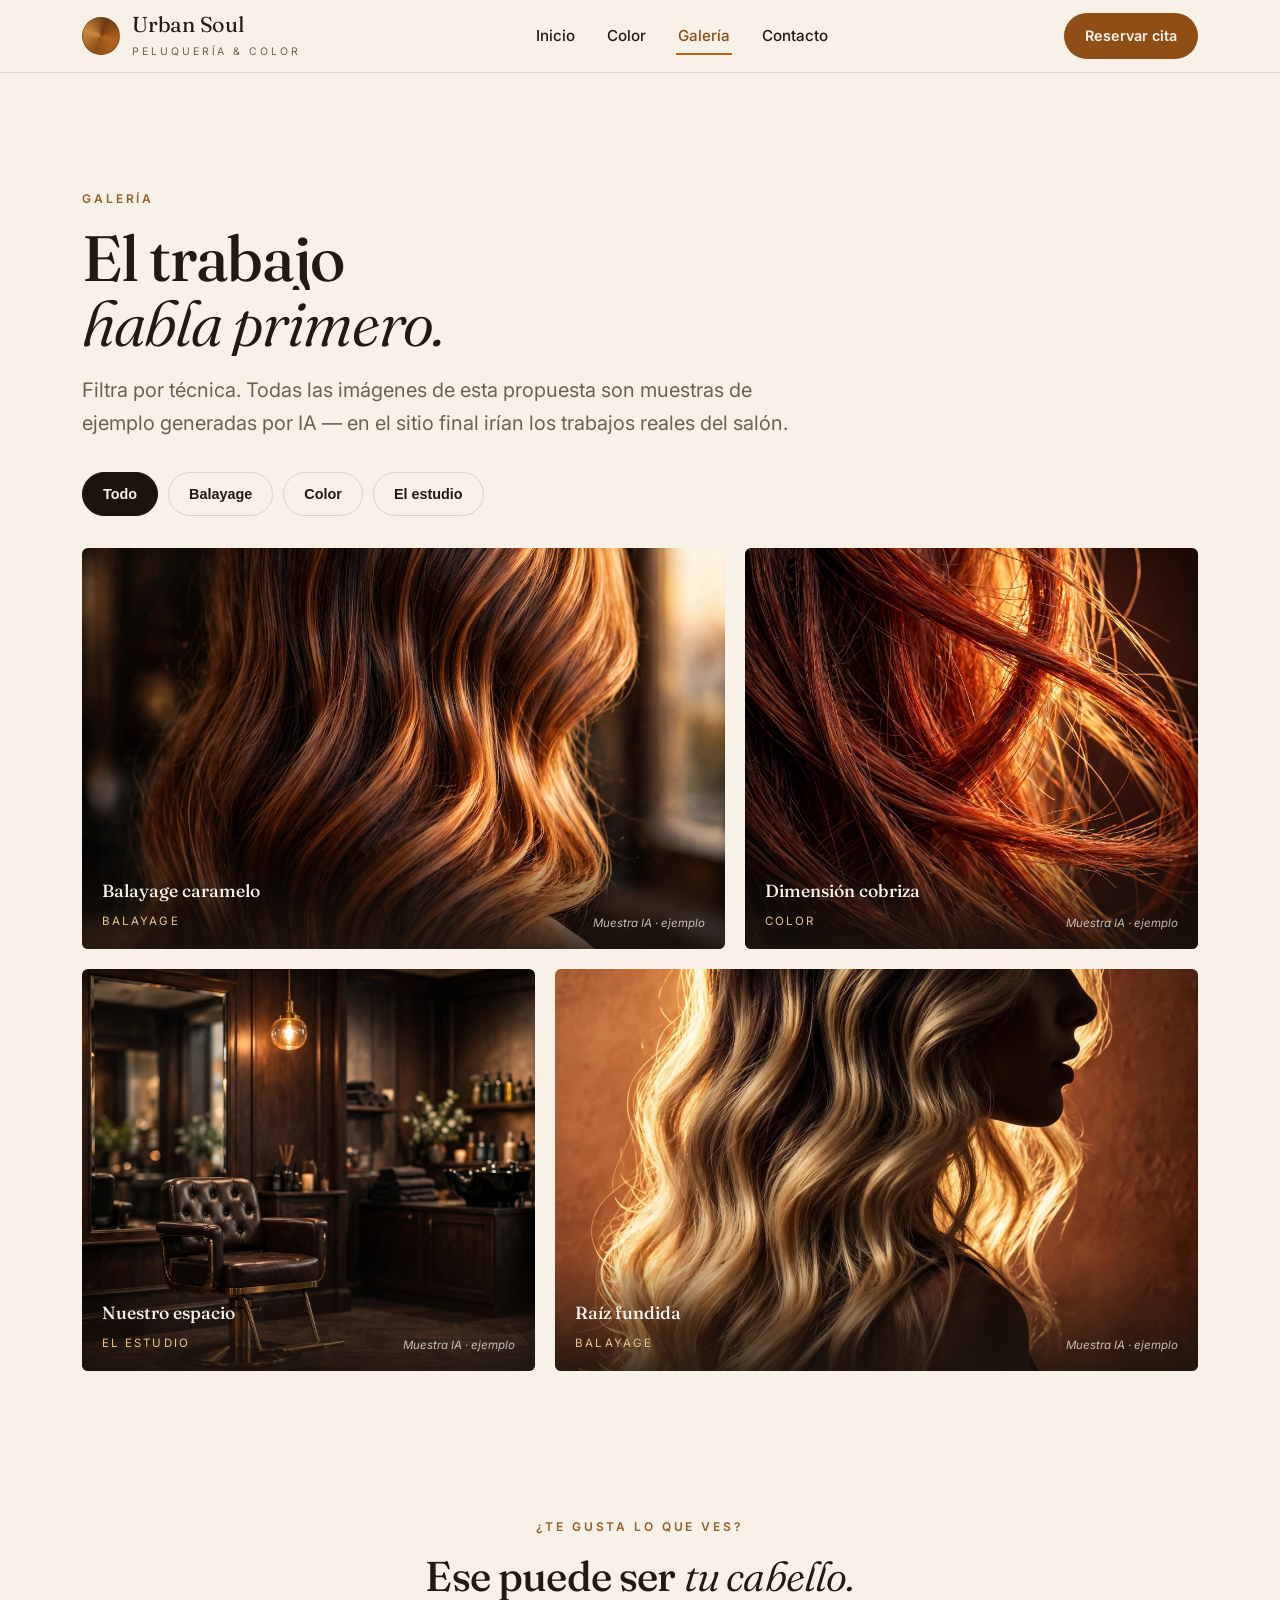
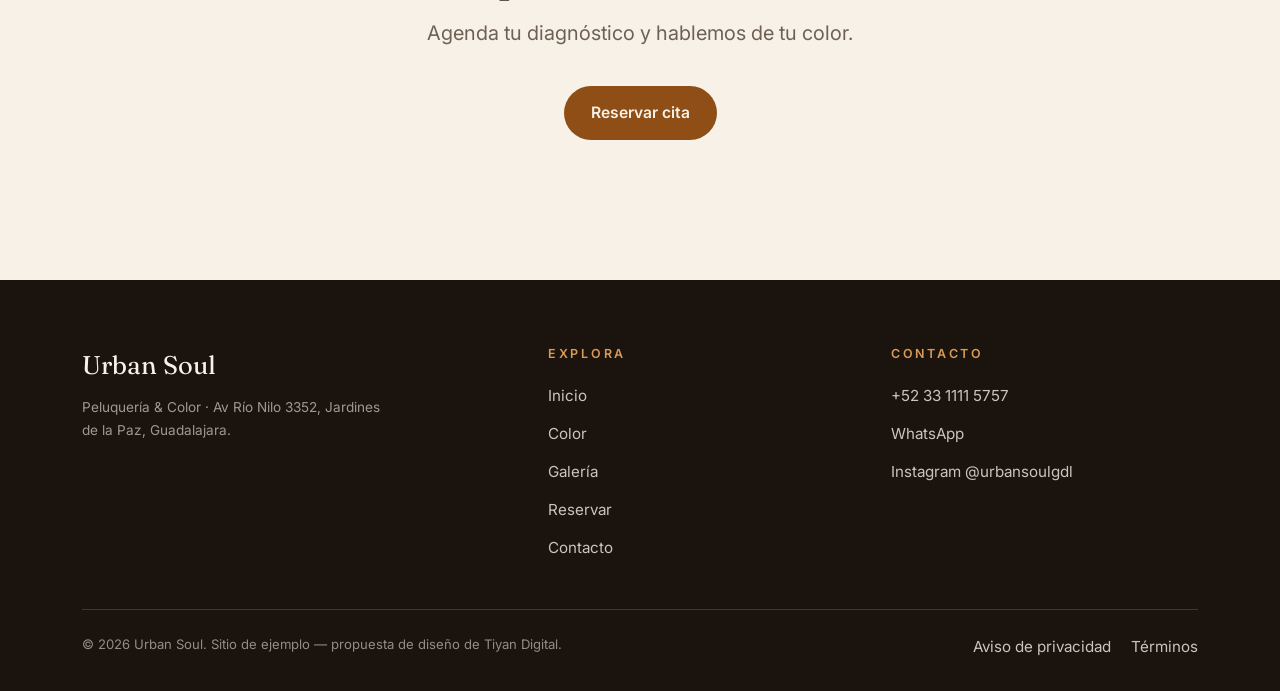
<file: galeria.html>
<!DOCTYPE html>
<html lang="es">
<head>
<meta charset="UTF-8">
<meta name="viewport" content="width=device-width, initial-scale=1.0">
<title>Galería · Trabajos de color — Urban Soul Guadalajara</title>
<meta name="description" content="Galería de trabajos de color de Urban Soul Guadalajara: balayage, tintes y correcciones. Imágenes de muestra de ejemplo.">
<meta property="og:title" content="Galería — Urban Soul · Peluquería &amp; Color">
<meta property="og:type" content="website">
<link rel="preconnect" href="https://fonts.googleapis.com">
<link rel="preconnect" href="https://fonts.gstatic.com" crossorigin>
<link href="https://fonts.googleapis.com/css2?family=Fraunces:ital,opsz,wght@0,9..144,340;0,9..144,480;0,9..144,600;1,9..144,340&family=Inter:wght@400;500;600;700&display=swap" rel="stylesheet">
<link rel="stylesheet" href="styles.css">
<script src="config.js"></script>
<script src="site.js" defer></script>
</head>
<body>
<a class="skip" href="#main">Saltar al contenido</a>

<header class="site-header">
  <div class="wrap header-in">
    <a class="brand" href="index.html" aria-label="Urban Soul — inicio">
      <span class="brand-mark" aria-hidden="true"></span>
      <span><span class="brand-name">Urban Soul</span><span class="brand-sub">Peluquería &amp; Color</span></span>
    </a>
    <nav class="nav-desktop" aria-label="Principal">
      <a href="index.html">Inicio</a>
      <a href="color.html">Color</a>
      <a href="galeria.html" aria-current="page">Galería</a>
      <a href="contacto.html">Contacto</a>
    </nav>
    <a class="btn btn-sm header-cta" href="reserva.html">Reservar cita</a>
    <button class="nav-toggle" aria-expanded="false" aria-controls="nav-mobile" aria-label="Abrir menú">
      <svg width="22" height="22" viewBox="0 0 22 22" fill="none" stroke="currentColor" stroke-width="2" stroke-linecap="round"><path d="M3 6h16M3 11h16M3 16h16"/></svg>
    </button>
  </div>
  <nav class="nav-mobile" id="nav-mobile" aria-label="Móvil">
    <a href="index.html">Inicio</a>
    <a href="color.html">Color</a>
    <a href="galeria.html" aria-current="page">Galería</a>
    <a href="reserva.html">Reservar</a>
    <a href="contacto.html">Contacto</a>
    <a class="btn" href="reserva.html">Reservar cita</a>
  </nav>
</header>

<main id="main">
  <section class="section" style="padding-bottom:0">
    <div class="wrap">
      <span class="eyebrow">Galería</span>
      <h1 class="h-page" style="margin:14px 0 18px">
        <span class="reveal"><span>El trabajo</span></span>
        <span class="reveal"><span class="serif-i">habla primero.</span></span>
      </h1>
      <p class="lead">Filtra por técnica. Todas las imágenes de esta propuesta son muestras de ejemplo generadas por IA — en el sitio final irían los trabajos reales del salón.</p>

      <div class="filter-row" role="group" aria-label="Filtrar por técnica">
        <button class="chip" data-filter="all" aria-pressed="true">Todo</button>
        <button class="chip" data-filter="balayage" aria-pressed="false">Balayage</button>
        <button class="chip" data-filter="color" aria-pressed="false">Color</button>
        <button class="chip" data-filter="estudio" aria-pressed="false">El estudio</button>
      </div>

      <div class="g-grid">
        <figure class="g-item" data-cat="balayage">
          <img src="assets/hero.jpg" alt="Balayage caramelo con luz cálida" width="1200" height="900" loading="lazy">
          <figcaption class="g-cap">
            <span><strong>Balayage caramelo</strong><span class="tag">Balayage</span></span>
            <span class="g-ai">Muestra IA · ejemplo</span>
          </figcaption>
        </figure>
        <figure class="g-item" data-cat="color">
          <img src="assets/color-detalle.jpg" alt="Detalle de color cobrizo con dimensión y brillo" width="1200" height="900" loading="lazy">
          <figcaption class="g-cap">
            <span><strong>Dimensión cobriza</strong><span class="tag">Color</span></span>
            <span class="g-ai">Muestra IA · ejemplo</span>
          </figcaption>
        </figure>
        <figure class="g-item" data-cat="estudio">
          <img src="assets/salon-interior.jpg" alt="Interior cálido del salón" width="1200" height="900" loading="lazy">
          <figcaption class="g-cap">
            <span><strong>Nuestro espacio</strong><span class="tag">El estudio</span></span>
            <span class="g-ai">Muestra IA · ejemplo</span>
          </figcaption>
        </figure>
        <figure class="g-item" data-cat="balayage">
          <img src="assets/galeria-look.jpg" alt="Balayage rubio con raíz oscura" width="1200" height="900" loading="lazy">
          <figcaption class="g-cap">
            <span><strong>Raíz fundida</strong><span class="tag">Balayage</span></span>
            <span class="g-ai">Muestra IA · ejemplo</span>
          </figcaption>
        </figure>
      </div>
    </div>
  </section>

  <section class="final-cta">
    <div class="wrap">
      <span class="eyebrow">¿Te gusta lo que ves?</span>
      <h2 class="h-sec">Ese puede ser <span class="serif-i">tu cabello.</span></h2>
      <p class="lead">Agenda tu diagnóstico y hablemos de tu color.</p>
      <div class="cta-row">
        <a class="btn" href="reserva.html">Reservar cita</a>
      </div>
    </div>
  </section>
</main>

<div class="sticky-cta"><a class="btn" href="reserva.html">Reservar cita</a></div>

<footer>
  <div class="wrap">
    <div class="foot-grid">
      <div>
        <p class="foot-brand">Urban Soul</p>
        <p class="small" style="color:rgba(247,241,232,.6);margin-top:10px;max-width:34ch">Peluquería &amp; Color · Av Río Nilo 3352, Jardines de la Paz, Guadalajara.</p>
      </div>
      <div class="foot-col">
        <h4>Explora</h4>
        <ul>
          <li><a href="index.html">Inicio</a></li>
          <li><a href="color.html">Color</a></li>
          <li><a href="galeria.html">Galería</a></li>
          <li><a href="reserva.html">Reservar</a></li>
          <li><a href="contacto.html">Contacto</a></li>
        </ul>
      </div>
      <div class="foot-col">
        <h4>Contacto</h4>
        <ul>
          <li><a href="tel:+523311115757">+52 33 1111 5757</a></li>
          <li><a href="https://wa.me/523311115757" target="_blank" rel="noopener">WhatsApp</a></li>
          <li><a href="https://instagram.com/urbansoulgdl" target="_blank" rel="noopener">Instagram @urbansoulgdl</a></li>
        </ul>
      </div>
    </div>
    <div class="foot-base">
      <span>© 2026 Urban Soul. Sitio de ejemplo — propuesta de diseño de Tiyan Digital.</span>
      <span class="foot-legal"><a href="privacidad.html">Aviso de privacidad</a><a href="terminos.html">Términos</a></span>
    </div>
  </div>
</footer>
</body>
</html>
</file>
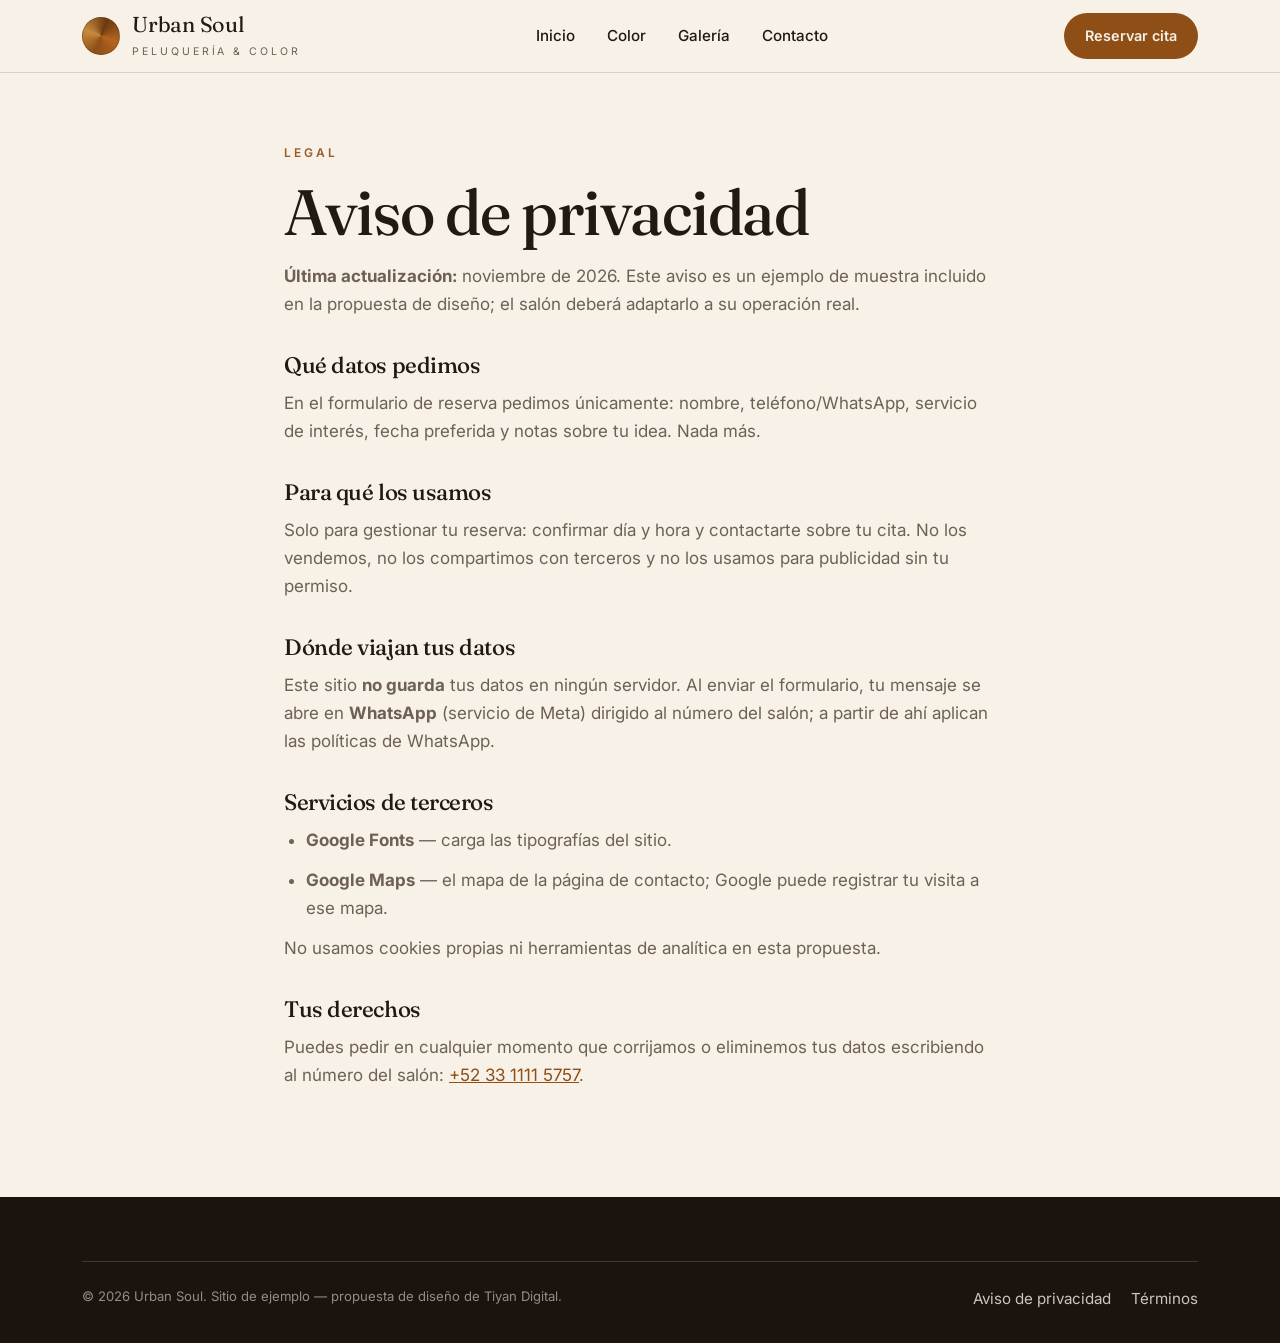
<file: privacidad.html>
<!DOCTYPE html>
<html lang="es">
<head>
<meta charset="UTF-8">
<meta name="viewport" content="width=device-width, initial-scale=1.0">
<title>Aviso de privacidad — Urban Soul</title>
<meta name="description" content="Aviso de privacidad de Urban Soul: qué datos se recogen en el formulario de reserva y cómo se usan.">
<link rel="preconnect" href="https://fonts.googleapis.com">
<link rel="preconnect" href="https://fonts.gstatic.com" crossorigin>
<link href="https://fonts.googleapis.com/css2?family=Fraunces:ital,opsz,wght@0,9..144,340;0,9..144,480;0,9..144,600&family=Inter:wght@400;500;600;700&display=swap" rel="stylesheet">
<link rel="stylesheet" href="styles.css">
<script src="config.js"></script>
<script src="site.js" defer></script>
</head>
<body>
<a class="skip" href="#main">Saltar al contenido</a>
<header class="site-header">
  <div class="wrap header-in">
    <a class="brand" href="index.html" aria-label="Urban Soul — inicio">
      <span class="brand-mark" aria-hidden="true"></span>
      <span><span class="brand-name">Urban Soul</span><span class="brand-sub">Peluquería &amp; Color</span></span>
    </a>
    <nav class="nav-desktop" aria-label="Principal">
      <a href="index.html">Inicio</a><a href="color.html">Color</a><a href="galeria.html">Galería</a><a href="contacto.html">Contacto</a>
    </nav>
    <a class="btn btn-sm header-cta" href="reserva.html">Reservar cita</a>
    <button class="nav-toggle" aria-expanded="false" aria-controls="nav-mobile" aria-label="Abrir menú">
      <svg width="22" height="22" viewBox="0 0 22 22" fill="none" stroke="currentColor" stroke-width="2" stroke-linecap="round"><path d="M3 6h16M3 11h16M3 16h16"/></svg>
    </button>
  </div>
  <nav class="nav-mobile" id="nav-mobile" aria-label="Móvil">
    <a href="index.html">Inicio</a><a href="color.html">Color</a><a href="galeria.html">Galería</a><a href="reserva.html">Reservar</a><a href="contacto.html">Contacto</a>
    <a class="btn" href="reserva.html">Reservar cita</a>
  </nav>
</header>
<main id="main">
  <div class="wrap legal">
    <span class="eyebrow">Legal</span>
    <h1 class="h-page" style="margin:14px 0 18px">Aviso de privacidad</h1>
    <p><strong>Última actualización:</strong> noviembre de 2026. Este aviso es un ejemplo de muestra incluido en la propuesta de diseño; el salón deberá adaptarlo a su operación real.</p>
    <h2>Qué datos pedimos</h2>
    <p>En el formulario de reserva pedimos únicamente: nombre, teléfono/WhatsApp, servicio de interés, fecha preferida y notas sobre tu idea. Nada más.</p>
    <h2>Para qué los usamos</h2>
    <p>Solo para gestionar tu reserva: confirmar día y hora y contactarte sobre tu cita. No los vendemos, no los compartimos con terceros y no los usamos para publicidad sin tu permiso.</p>
    <h2>Dónde viajan tus datos</h2>
    <p>Este sitio <strong>no guarda</strong> tus datos en ningún servidor. Al enviar el formulario, tu mensaje se abre en <strong>WhatsApp</strong> (servicio de Meta) dirigido al número del salón; a partir de ahí aplican las políticas de WhatsApp.</p>
    <h2>Servicios de terceros</h2>
    <ul>
      <li><strong>Google Fonts</strong> — carga las tipografías del sitio.</li>
      <li><strong>Google Maps</strong> — el mapa de la página de contacto; Google puede registrar tu visita a ese mapa.</li>
    </ul>
    <p>No usamos cookies propias ni herramientas de analítica en esta propuesta.</p>
    <h2>Tus derechos</h2>
    <p>Puedes pedir en cualquier momento que corrijamos o eliminemos tus datos escribiendo al número del salón: <a href="tel:+523311115757">+52 33 1111 5757</a>.</p>
  </div>
</main>
<footer>
  <div class="wrap">
    <div class="foot-base">
      <span>© 2026 Urban Soul. Sitio de ejemplo — propuesta de diseño de Tiyan Digital.</span>
      <span class="foot-legal"><a href="privacidad.html">Aviso de privacidad</a><a href="terminos.html">Términos</a></span>
    </div>
  </div>
</footer>
</body>
</html>
</file>
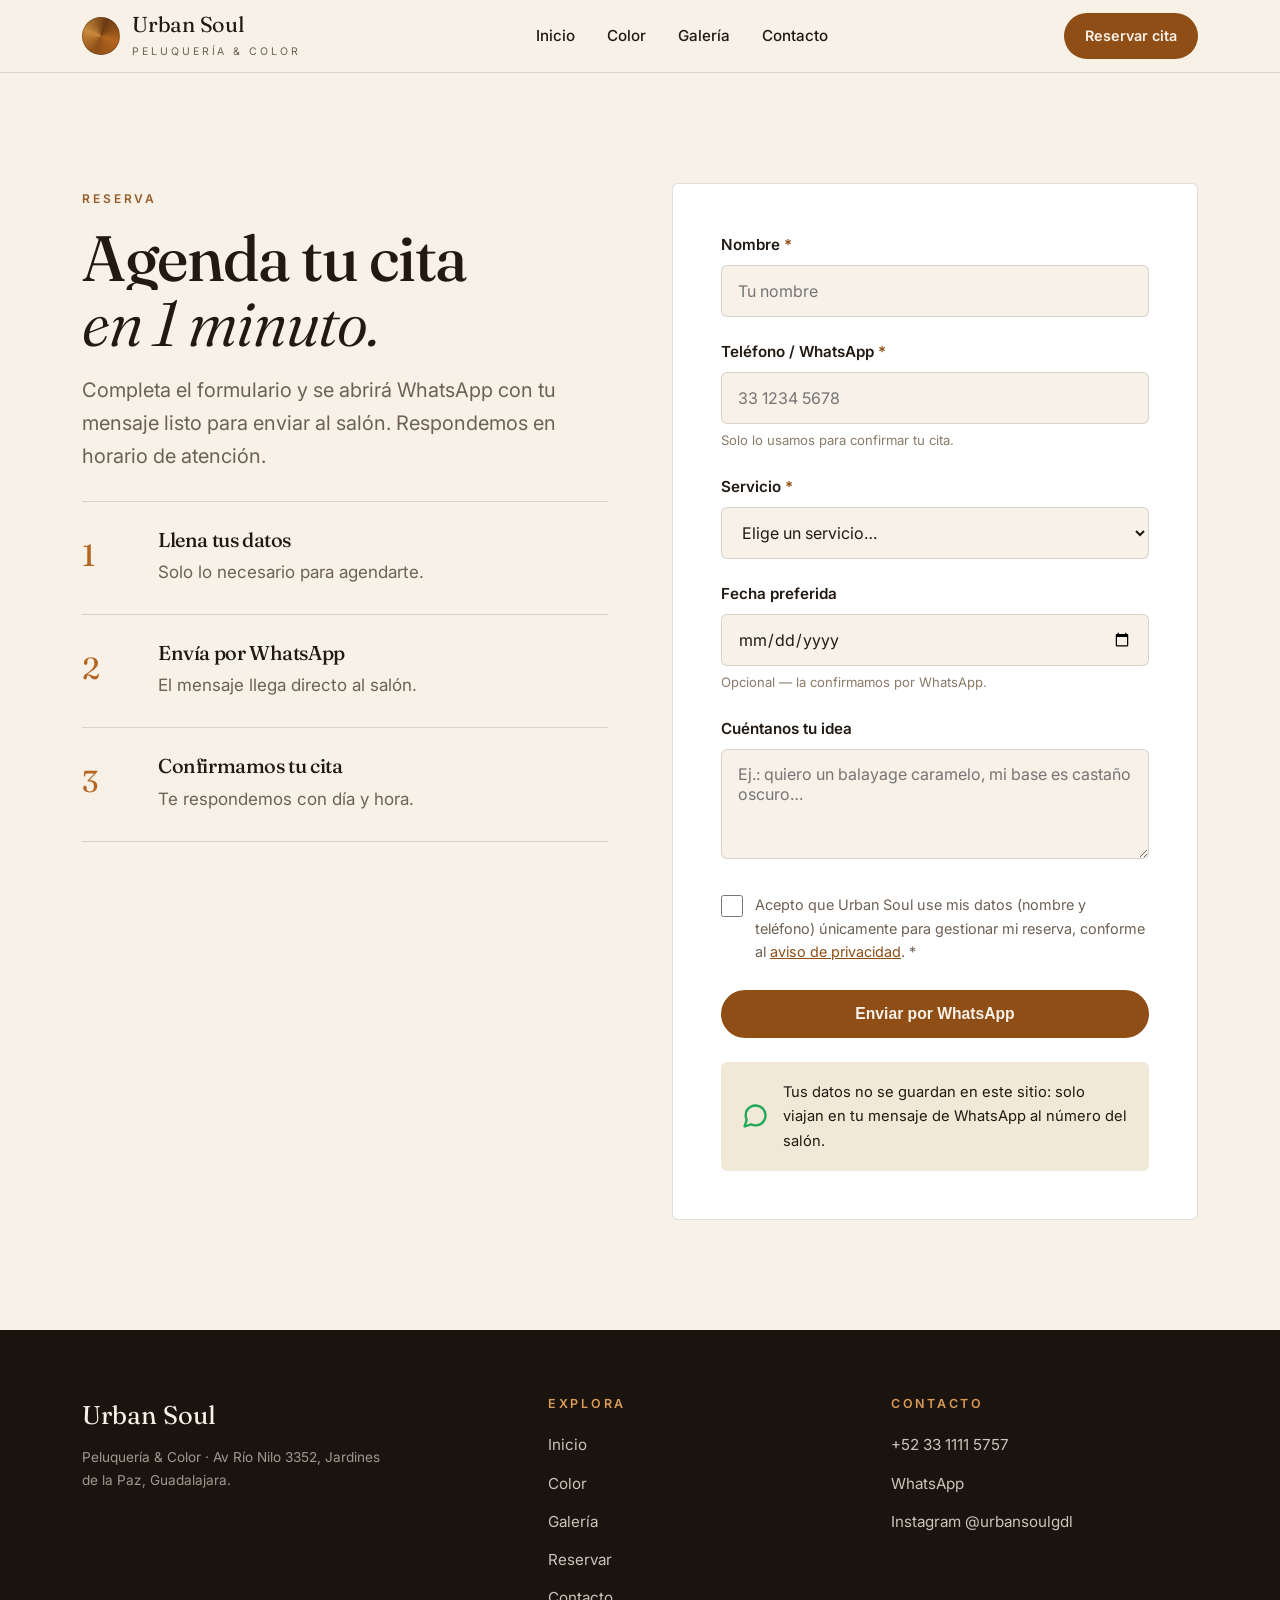
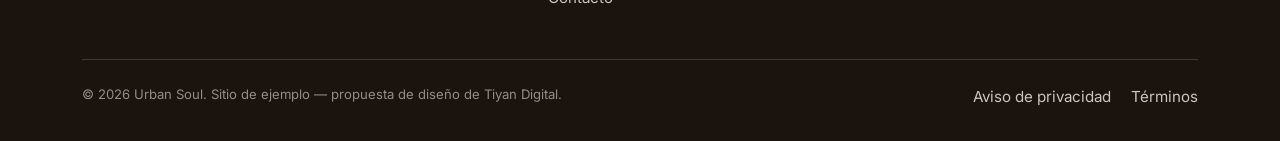
<file: reserva.html>
<!DOCTYPE html>
<html lang="es">
<head>
<meta charset="UTF-8">
<meta name="viewport" content="width=device-width, initial-scale=1.0">
<title>Reservar cita — Urban Soul Guadalajara</title>
<meta name="description" content="Reserva tu cita en Urban Soul Guadalajara: el formulario abre WhatsApp con tu solicitud lista para enviar.">
<meta property="og:title" content="Reservar cita — Urban Soul · Peluquería &amp; Color">
<meta property="og:type" content="website">
<link rel="preconnect" href="https://fonts.googleapis.com">
<link rel="preconnect" href="https://fonts.gstatic.com" crossorigin>
<link href="https://fonts.googleapis.com/css2?family=Fraunces:ital,opsz,wght@0,9..144,340;0,9..144,480;0,9..144,600;1,9..144,340&family=Inter:wght@400;500;600;700&display=swap" rel="stylesheet">
<link rel="stylesheet" href="styles.css">
<script src="config.js"></script>
<script src="site.js" defer></script>
</head>
<body>
<a class="skip" href="#main">Saltar al contenido</a>

<header class="site-header">
  <div class="wrap header-in">
    <a class="brand" href="index.html" aria-label="Urban Soul — inicio">
      <span class="brand-mark" aria-hidden="true"></span>
      <span><span class="brand-name">Urban Soul</span><span class="brand-sub">Peluquería &amp; Color</span></span>
    </a>
    <nav class="nav-desktop" aria-label="Principal">
      <a href="index.html">Inicio</a>
      <a href="color.html">Color</a>
      <a href="galeria.html">Galería</a>
      <a href="contacto.html">Contacto</a>
    </nav>
    <a class="btn btn-sm header-cta" href="reserva.html" aria-current="page">Reservar cita</a>
    <button class="nav-toggle" aria-expanded="false" aria-controls="nav-mobile" aria-label="Abrir menú">
      <svg width="22" height="22" viewBox="0 0 22 22" fill="none" stroke="currentColor" stroke-width="2" stroke-linecap="round"><path d="M3 6h16M3 11h16M3 16h16"/></svg>
    </button>
  </div>
  <nav class="nav-mobile" id="nav-mobile" aria-label="Móvil">
    <a href="index.html">Inicio</a>
    <a href="color.html">Color</a>
    <a href="galeria.html">Galería</a>
    <a href="reserva.html" aria-current="page">Reservar</a>
    <a href="contacto.html">Contacto</a>
    <a class="btn" href="reserva.html">Reservar cita</a>
  </nav>
</header>

<main id="main">
  <section class="section">
    <div class="wrap split" style="align-items:start">
      <div>
        <span class="eyebrow">Reserva</span>
        <h1 class="h-page" style="margin:14px 0 18px">
          <span class="reveal"><span>Agenda tu cita</span></span>
          <span class="reveal"><span class="serif-i">en 1 minuto.</span></span>
        </h1>
        <p class="lead" style="margin-bottom:28px">Completa el formulario y se abrirá WhatsApp con tu mensaje listo para enviar al salón. Respondemos en horario de atención.</p>
        <div class="steps" style="border-color:var(--line);margin-top:0">
          <div class="step" style="border-color:var(--line)"><span class="step-n">1</span><div><h3 style="color:var(--ink)">Llena tus datos</h3><p class="muted">Solo lo necesario para agendarte.</p></div></div>
          <div class="step" style="border-color:var(--line)"><span class="step-n">2</span><div><h3 style="color:var(--ink)">Envía por WhatsApp</h3><p class="muted">El mensaje llega directo al salón.</p></div></div>
          <div class="step" style="border-color:var(--line)"><span class="step-n">3</span><div><h3 style="color:var(--ink)">Confirmamos tu cita</h3><p class="muted">Te respondemos con día y hora.</p></div></div>
        </div>
      </div>

      <div>
        <form class="form-card" id="reserva-form" novalidate>
          <div class="field">
            <label for="f-nombre">Nombre <span class="req" aria-hidden="true">*</span></label>
            <input id="f-nombre" name="nombre" type="text" autocomplete="name" required maxlength="80" placeholder="Tu nombre">
          </div>
          <div class="field">
            <label for="f-tel">Teléfono / WhatsApp <span class="req" aria-hidden="true">*</span></label>
            <input id="f-tel" name="telefono" type="tel" autocomplete="tel" required maxlength="20" placeholder="33 1234 5678" inputmode="tel">
            <p class="hint">Solo lo usamos para confirmar tu cita.</p>
          </div>
          <div class="field">
            <label for="f-servicio">Servicio <span class="req" aria-hidden="true">*</span></label>
            <select id="f-servicio" name="servicio" required>
              <option value="" disabled selected>Elige un servicio…</option>
              <option>Balayage</option>
              <option>Tinte global</option>
              <option>Corrección de color (diagnóstico)</option>
              <option>Mechas &amp; highlights</option>
              <option>Tratamiento &amp; brillo</option>
              <option>Corte &amp; estilo</option>
              <option>Aún no lo sé — quiero diagnóstico</option>
            </select>
          </div>
          <div class="field">
            <label for="f-fecha">Fecha preferida</label>
            <input id="f-fecha" name="fecha" type="date" min="2026-11-04">
            <p class="hint">Opcional — la confirmamos por WhatsApp.</p>
          </div>
          <div class="field">
            <label for="f-nota">Cuéntanos tu idea</label>
            <textarea id="f-nota" name="nota" maxlength="500" placeholder="Ej.: quiero un balayage caramelo, mi base es castaño oscuro…"></textarea>
          </div>
          <div class="consent">
            <input id="f-consent" type="checkbox" required>
            <label for="f-consent">Acepto que Urban Soul use mis datos (nombre y teléfono) únicamente para gestionar mi reserva, conforme al <a href="privacidad.html">aviso de privacidad</a>. <span class="req" aria-hidden="true">*</span></label>
          </div>
          <button class="btn" type="submit" style="width:100%">Enviar por WhatsApp</button>
          <p id="reserva-ok" class="small" hidden tabindex="-1" style="margin-top:14px;color:var(--accent-deep);font-weight:600">✓ Se abrió WhatsApp con tu mensaje. Solo falta que lo envíes.</p>
          <div class="wa-note">
            <svg width="28" height="28" viewBox="0 0 24 24" fill="none" stroke="#1FA855" stroke-width="2" stroke-linecap="round" stroke-linejoin="round" aria-hidden="true"><path d="M21 11.5a8.38 8.38 0 0 1-.9 3.8 8.5 8.5 0 0 1-7.6 4.7 8.38 8.38 0 0 1-3.8-.9L3 21l1.9-5.7a8.38 8.38 0 0 1-.9-3.8 8.5 8.5 0 0 1 4.7-7.6 8.38 8.38 0 0 1 3.8-.9h.5a8.48 8.48 0 0 1 8 8v.5z"/></svg>
            <span>Tus datos no se guardan en este sitio: solo viajan en tu mensaje de WhatsApp al número del salón.</span>
          </div>
        </form>
      </div>
    </div>
  </section>
</main>

<div class="sticky-cta"><a class="btn" href="reserva.html">Reservar cita</a></div>

<footer>
  <div class="wrap">
    <div class="foot-grid">
      <div>
        <p class="foot-brand">Urban Soul</p>
        <p class="small" style="color:rgba(247,241,232,.6);margin-top:10px;max-width:34ch">Peluquería &amp; Color · Av Río Nilo 3352, Jardines de la Paz, Guadalajara.</p>
      </div>
      <div class="foot-col">
        <h4>Explora</h4>
        <ul>
          <li><a href="index.html">Inicio</a></li>
          <li><a href="color.html">Color</a></li>
          <li><a href="galeria.html">Galería</a></li>
          <li><a href="reserva.html">Reservar</a></li>
          <li><a href="contacto.html">Contacto</a></li>
        </ul>
      </div>
      <div class="foot-col">
        <h4>Contacto</h4>
        <ul>
          <li><a href="tel:+523311115757">+52 33 1111 5757</a></li>
          <li><a href="https://wa.me/523311115757" target="_blank" rel="noopener">WhatsApp</a></li>
          <li><a href="https://instagram.com/urbansoulgdl" target="_blank" rel="noopener">Instagram @urbansoulgdl</a></li>
        </ul>
      </div>
    </div>
    <div class="foot-base">
      <span>© 2026 Urban Soul. Sitio de ejemplo — propuesta de diseño de Tiyan Digital.</span>
      <span class="foot-legal"><a href="privacidad.html">Aviso de privacidad</a><a href="terminos.html">Términos</a></span>
    </div>
  </div>
</footer>
</body>
</html>
</file>
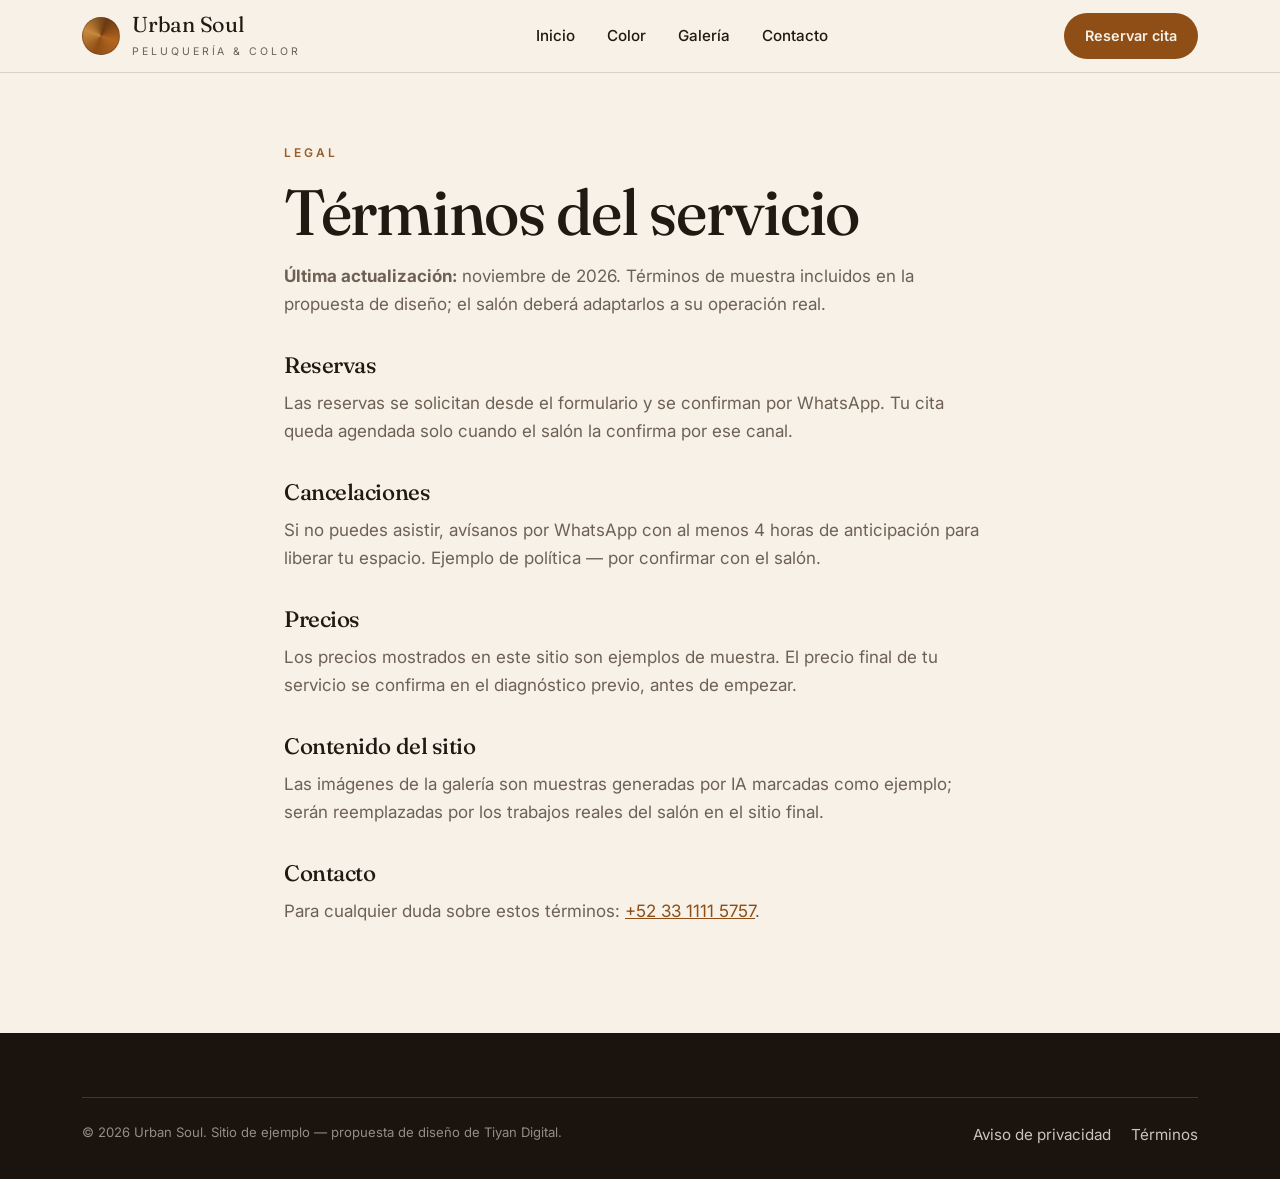
<file: terminos.html>
<!DOCTYPE html>
<html lang="es">
<head>
<meta charset="UTF-8">
<meta name="viewport" content="width=device-width, initial-scale=1.0">
<title>Términos del servicio — Urban Soul</title>
<meta name="description" content="Términos del servicio de Urban Soul: reservas, cancelaciones y uso del sitio.">
<link rel="preconnect" href="https://fonts.googleapis.com">
<link rel="preconnect" href="https://fonts.gstatic.com" crossorigin>
<link href="https://fonts.googleapis.com/css2?family=Fraunces:ital,opsz,wght@0,9..144,340;0,9..144,480;0,9..144,600&family=Inter:wght@400;500;600;700&display=swap" rel="stylesheet">
<link rel="stylesheet" href="styles.css">
<script src="config.js"></script>
<script src="site.js" defer></script>
</head>
<body>
<a class="skip" href="#main">Saltar al contenido</a>
<header class="site-header">
  <div class="wrap header-in">
    <a class="brand" href="index.html" aria-label="Urban Soul — inicio">
      <span class="brand-mark" aria-hidden="true"></span>
      <span><span class="brand-name">Urban Soul</span><span class="brand-sub">Peluquería &amp; Color</span></span>
    </a>
    <nav class="nav-desktop" aria-label="Principal">
      <a href="index.html">Inicio</a><a href="color.html">Color</a><a href="galeria.html">Galería</a><a href="contacto.html">Contacto</a>
    </nav>
    <a class="btn btn-sm header-cta" href="reserva.html">Reservar cita</a>
    <button class="nav-toggle" aria-expanded="false" aria-controls="nav-mobile" aria-label="Abrir menú">
      <svg width="22" height="22" viewBox="0 0 22 22" fill="none" stroke="currentColor" stroke-width="2" stroke-linecap="round"><path d="M3 6h16M3 11h16M3 16h16"/></svg>
    </button>
  </div>
  <nav class="nav-mobile" id="nav-mobile" aria-label="Móvil">
    <a href="index.html">Inicio</a><a href="color.html">Color</a><a href="galeria.html">Galería</a><a href="reserva.html">Reservar</a><a href="contacto.html">Contacto</a>
    <a class="btn" href="reserva.html">Reservar cita</a>
  </nav>
</header>
<main id="main">
  <div class="wrap legal">
    <span class="eyebrow">Legal</span>
    <h1 class="h-page" style="margin:14px 0 18px">Términos del servicio</h1>
    <p><strong>Última actualización:</strong> noviembre de 2026. Términos de muestra incluidos en la propuesta de diseño; el salón deberá adaptarlos a su operación real.</p>
    <h2>Reservas</h2>
    <p>Las reservas se solicitan desde el formulario y se confirman por WhatsApp. Tu cita queda agendada solo cuando el salón la confirma por ese canal.</p>
    <h2>Cancelaciones</h2>
    <p>Si no puedes asistir, avísanos por WhatsApp con al menos 4 horas de anticipación para liberar tu espacio. Ejemplo de política — por confirmar con el salón.</p>
    <h2>Precios</h2>
    <p>Los precios mostrados en este sitio son ejemplos de muestra. El precio final de tu servicio se confirma en el diagnóstico previo, antes de empezar.</p>
    <h2>Contenido del sitio</h2>
    <p>Las imágenes de la galería son muestras generadas por IA marcadas como ejemplo; serán reemplazadas por los trabajos reales del salón en el sitio final.</p>
    <h2>Contacto</h2>
    <p>Para cualquier duda sobre estos términos: <a href="tel:+523311115757">+52 33 1111 5757</a>.</p>
  </div>
</main>
<footer>
  <div class="wrap">
    <div class="foot-base">
      <span>© 2026 Urban Soul. Sitio de ejemplo — propuesta de diseño de Tiyan Digital.</span>
      <span class="foot-legal"><a href="privacidad.html">Aviso de privacidad</a><a href="terminos.html">Términos</a></span>
    </div>
  </div>
</footer>
</body>
</html>
</file>
<file: styles.css>
/* Urban Soul — Peluquería & Color · Guadalajara
   Mood: editorial, warm, confident.
   Tokens: cream canvas / espresso ink / copper accent (one chromatic accent only).
   Type: Fraunces (display serif) + Inter (body/UI). Labels: Inter 12px uppercase. */
:root{
  --bg:#F7F1E8;
  --bg-warm:#F1E8D8;
  --surface:#FFFFFF;
  --deep:#1B130D;
  --deep-soft:#241A11;
  --ink:#211912;
  --muted:#6E6154;
  --faint:#8A7B69;
  --accent:#B4651F;        /* copper — display/graphics only (3.88:1 on cream) */
  --accent-deep:#8E4E15;   /* 5.75:1 on cream — all text + button fills */
  --accent-ink:#F7F1E8;
  --line:rgba(33,25,18,.14);
  --line-light:rgba(247,241,232,.16);
  --radius:6px;
  --font-display:"Fraunces",Georgia,serif;
  --font-body:"Inter",system-ui,-apple-system,"Segoe UI",sans-serif;
  --ease:cubic-bezier(.16,1,.3,1);
  --wrap:1180px;
}
*{box-sizing:border-box;margin:0;padding:0}
html{scroll-behavior:smooth}
html,body{overflow-x:hidden} /* guard: no horizontal scroll ever */
body{
  background:var(--bg);
  color:var(--ink);
  font-family:var(--font-body);
  font-size:17px;line-height:1.65;
  -webkit-font-smoothing:antialiased;
}
::selection{background:var(--accent);color:var(--accent-ink)}
img{max-width:100%;display:block;height:auto}
a{color:var(--accent-deep)}
.wrap{max-width:var(--wrap);margin:0 auto;padding:0 24px}
@media(min-width:768px){.wrap{padding:0 32px}}

/* ---------- type ---------- */
.eyebrow{
  font-size:12px;font-weight:600;letter-spacing:.24em;text-transform:uppercase;
  color:var(--accent-deep);opacity:.9;
}
h1,h2,h3{font-family:var(--font-display);font-weight:480;line-height:1.02;letter-spacing:-.02em}
.h-display{font-size:clamp(2.6rem,6.4vw,5.2rem)}
.h-page{font-size:clamp(2.2rem,5vw,4rem)}
.h-sec{font-size:clamp(1.7rem,3.4vw,2.6rem)}
.h-card{font-size:1.35rem}
.lead{font-size:clamp(1.05rem,1.6vw,1.25rem);color:var(--muted);max-width:56ch}
.muted{color:var(--muted)}
.small{font-size:.85rem;color:var(--muted)}
.serif-i{font-style:italic;font-weight:340}

/* masked line-rise for headlines (progressive enhancement; content visible w/o JS) */
.reveal{overflow:hidden;display:block}
.reveal>span{display:block}
.js .reveal>span{transform:translateY(110%)}
.js .reveal.in>span{transform:none;transition:transform .9s var(--ease)}

/* ---------- header ---------- */
.site-header{
  position:sticky;top:0;z-index:50;
  background:rgba(247,241,232,.92);backdrop-filter:blur(10px);-webkit-backdrop-filter:blur(10px);
  border-bottom:1px solid var(--line);
}
.header-in{display:flex;align-items:center;justify-content:space-between;gap:16px;height:72px}
.brand{display:flex;align-items:center;gap:12px;text-decoration:none;color:var(--ink)}
.brand-mark{
  width:38px;height:38px;border-radius:50%;flex:none;
  background:conic-gradient(from 200deg,#8E4E15,#C98A3D,#6B3A12,#B4651F,#8E4E15);
  border:1px solid rgba(33,25,18,.25);
}
.brand-name{font-family:var(--font-display);font-size:1.35rem;letter-spacing:-.01em;line-height:1}
.brand-sub{display:block;font-family:var(--font-body);font-size:10.5px;letter-spacing:.28em;text-transform:uppercase;color:var(--muted);margin-top:3px}
.nav-desktop{display:none;gap:28px;align-items:center}
@media(min-width:900px){.nav-desktop{display:flex}}
.nav-desktop a{
  text-decoration:none;color:var(--ink);font-size:.95rem;font-weight:500;
  padding:8px 2px;position:relative;
}
.nav-desktop a[aria-current="page"]{color:var(--accent-deep)}
.nav-desktop a[aria-current="page"]::after{
  content:"";position:absolute;left:0;right:0;bottom:2px;height:2px;background:var(--accent);
}
.btn{
  display:inline-flex;align-items:center;justify-content:center;gap:10px;
  min-height:48px;padding:13px 26px;border-radius:999px;
  background:var(--accent-deep);color:var(--accent-ink);
  font-weight:600;font-size:.98rem;text-decoration:none;border:1px solid transparent;
  transition:transform .18s var(--ease),background .18s;
  cursor:pointer;
}
.btn:hover{background:#74400F;transform:translateY(-1px)}
.btn:active{transform:scale(.97)}
.btn:focus-visible{outline:3px solid var(--accent);outline-offset:3px}
.btn-ghost{background:transparent;color:var(--ink);border:1px solid var(--line)}
.btn-ghost:hover{background:rgba(33,25,18,.05)}
.btn-light{background:var(--accent-ink);color:var(--deep)}
.btn-light:hover{background:#fff}
.btn-sm{min-height:44px;padding:10px 20px;font-size:.9rem}
.header-cta{display:none}
@media(min-width:900px){.header-cta{display:inline-flex}}

/* mobile nav */
.nav-toggle{
  display:inline-flex;align-items:center;justify-content:center;
  width:48px;height:48px;border:1px solid var(--line);border-radius:var(--radius);
  background:transparent;cursor:pointer;color:var(--ink);
}
@media(min-width:900px){.nav-toggle{display:none}}
.nav-mobile{
  display:none;border-top:1px solid var(--line);background:var(--bg);padding:8px 24px 20px;
}
.nav-mobile.open{display:block}
.nav-mobile a{
  display:block;padding:14px 4px;text-decoration:none;color:var(--ink);
  font-size:1.05rem;font-weight:500;border-bottom:1px solid var(--line);
}
.nav-mobile a[aria-current="page"]{color:var(--accent-deep)}
.nav-mobile .btn{margin-top:14px;width:100%}

/* ---------- hero ---------- */
.hero{position:relative;overflow:hidden}
.hero-grid{display:grid;gap:32px;padding:56px 0 64px;align-items:center}
@media(min-width:960px){.hero-grid{grid-template-columns:1.05fr .95fr;gap:48px;padding:88px 0 96px}}
.hero-copy .eyebrow{display:block;margin-bottom:20px}
.hero-copy h1{margin-bottom:22px}
.hero-copy .lead{margin-bottom:32px}
.hero-actions{display:flex;flex-wrap:wrap;gap:14px;margin-bottom:36px}
.hero-media{position:relative}
.hero-media img{
  border-radius:var(--radius);width:100%;aspect-ratio:4/5;object-fit:cover;
  transform:scale(1.02);
}
.js .hero-media img{animation:heroSettle 1.4s var(--ease) both}
@keyframes heroSettle{from{transform:scale(1.1)}to{transform:scale(1.02)}}
.hero-frame{
  position:absolute;inset:18px -18px -18px 18px;border:1px solid var(--accent);
  border-radius:var(--radius);opacity:.55;pointer-events:none;
}
.ghost-word{
  position:absolute;top:8px;left:0;right:0;overflow:hidden;pointer-events:none;user-select:none;
  font-family:var(--font-display);font-weight:600;
  font-size:clamp(4rem,14vw,11rem);line-height:1;letter-spacing:.02em;
  color:transparent;-webkit-text-stroke:1px rgba(180,101,31,.22);white-space:nowrap;
}
.proof-strip{
  display:flex;flex-wrap:wrap;gap:12px 32px;align-items:center;
  padding:20px 0;border-top:1px solid var(--line);border-bottom:1px solid var(--line);
}
.proof{display:flex;align-items:center;gap:10px;font-size:.95rem}
.proof .dot{width:8px;height:8px;border-radius:50%;background:var(--accent);flex:none}
.proof strong{font-weight:700}
.proof .src{font-size:.8rem;color:var(--faint)}

/* marquee */
.marquee{border-top:1px solid var(--line);border-bottom:1px solid var(--line);overflow:hidden;background:var(--bg-warm)}
.marquee-track{
  display:flex;gap:0;width:max-content;padding:14px 0;
  animation:marquee 26s linear infinite;
}
.marquee-track span{
  font-family:var(--font-display);font-size:1.15rem;letter-spacing:.06em;text-transform:uppercase;
  padding:0 28px;white-space:nowrap;color:var(--deep);
}
.marquee-track span i{font-style:normal;color:var(--accent);padding-right:28px}
@keyframes marquee{to{transform:translateX(-50%)}}
@media(prefers-reduced-motion:reduce){.marquee-track{animation:none}}

/* ---------- sections ---------- */
.section{padding:72px 0}
@media(min-width:960px){.section{padding:110px 0}}
.section-head{max-width:720px;margin-bottom:48px}
.section-head h2{margin:14px 0 16px}
.split{display:grid;gap:40px}
@media(min-width:960px){.split{grid-template-columns:1fr 1fr;gap:64px;align-items:center}}
.split img{border-radius:var(--radius)}

/* services preview (home) */
.svc-grid{display:grid;gap:20px;margin-top:8px}
@media(min-width:760px){.svc-grid{grid-template-columns:repeat(3,1fr)}}
.svc-card{
  background:var(--surface);border:1px solid var(--line);border-radius:var(--radius);
  padding:32px 28px;display:flex;flex-direction:column;gap:14px;
  transition:transform .2s var(--ease),border-color .2s;
}
.svc-card:hover{transform:translateY(-4px);border-color:var(--accent)}
.svc-num{font-family:var(--font-display);font-size:2.2rem;color:var(--accent);line-height:1}
.svc-card h3{font-size:1.3rem}
.svc-card p{color:var(--muted);font-size:.98rem}
.svc-card a{margin-top:auto;font-weight:600;text-decoration:none}
.svc-card a::after{content:" →"}

/* dark band */
.band-dark{background:var(--deep);color:var(--accent-ink)}
.band-dark .lead,.band-dark .muted{color:rgba(247,241,232,.72)}
.band-dark .eyebrow{color:#D89A55}
.band-dark h2,.band-dark h3{color:var(--accent-ink)}

/* steps */
.steps{display:grid;gap:0;margin-top:48px;border-top:1px solid var(--line-light)}
.step{display:grid;grid-template-columns:56px 1fr;gap:20px;padding:28px 0;border-bottom:1px solid var(--line-light)}
.step-n{font-family:var(--font-display);font-size:1.9rem;color:var(--accent)}
.step h3{font-size:1.25rem;margin-bottom:8px}

/* gallery */
.filter-row{display:flex;flex-wrap:wrap;gap:10px;margin:32px 0}
.chip{
  border:1px solid var(--line);background:transparent;border-radius:999px;
  padding:10px 20px;font-size:.9rem;font-weight:600;color:var(--ink);cursor:pointer;
  min-height:44px;transition:all .18s;
}
.chip:hover{border-color:var(--accent)}
.chip[aria-pressed="true"]{background:var(--deep);color:var(--accent-ink);border-color:var(--deep)}
.g-grid{display:grid;gap:20px}
@media(min-width:640px){.g-grid{grid-template-columns:repeat(2,1fr)}}
@media(min-width:960px){.g-grid{grid-template-columns:repeat(12,1fr)}}
.g-item{border-radius:var(--radius);overflow:hidden;background:var(--deep-soft);position:relative}
@media(min-width:960px){
  .g-item:nth-child(1){grid-column:span 7}
  .g-item:nth-child(2){grid-column:span 5}
  .g-item:nth-child(3){grid-column:span 5}
  .g-item:nth-child(4){grid-column:span 7}
}
.g-item img{width:100%;height:100%;object-fit:cover;aspect-ratio:4/3;transition:transform .5s var(--ease)}
@media(min-width:960px){
  .g-item:nth-child(1) img,.g-item:nth-child(4) img{aspect-ratio:16/10}
}
.g-item:hover img{transform:scale(1.04)}
.g-cap{
  position:absolute;left:0;right:0;bottom:0;padding:40px 20px 16px;
  background:linear-gradient(transparent,rgba(27,19,13,.82));
  color:#F7F1E8;display:flex;justify-content:space-between;align-items:flex-end;gap:12px;
}
.g-cap strong{font-family:var(--font-display);font-size:1.1rem;font-weight:500;display:block}
.g-cap .tag{font-size:.72rem;letter-spacing:.18em;text-transform:uppercase;color:#E8C48F}
.g-ai{font-size:.72rem;color:rgba(247,241,232,.75);font-style:italic}
.g-item.hidden{display:none}

/* color services list (editorial numbered) */
.color-list{border-top:1px solid var(--line);margin-top:40px}
.color-row{
  display:grid;gap:8px 32px;padding:36px 0;border-bottom:1px solid var(--line);
  grid-template-columns:1fr;
}
@media(min-width:760px){.color-row{grid-template-columns:90px 1fr 1fr auto;align-items:start}}
.color-idx{font-family:var(--font-display);font-size:2.6rem;color:var(--accent);line-height:1}
.color-row h3{font-size:1.6rem;margin-bottom:10px}
.color-row p{color:var(--muted)}
.color-meta{display:flex;flex-direction:column;gap:8px;align-items:flex-start}
@media(min-width:760px){.color-meta{align-items:flex-end;text-align:right}}
.price{font-family:var(--font-display);font-size:1.3rem}
.price-note{font-size:.78rem;color:var(--faint);font-style:italic}
.sample-note{
  margin-top:36px;padding:16px 20px;border-left:3px solid var(--accent);
  background:var(--bg-warm);border-radius:0 var(--radius) var(--radius) 0;font-size:.92rem;color:var(--muted);
}

/* reserva form */
.form-card{
  background:var(--surface);border:1px solid var(--line);border-radius:var(--radius);
  padding:36px 28px;max-width:640px;
}
@media(min-width:760px){.form-card{padding:48px}}
.field{margin-bottom:22px}
.field label{display:block;font-weight:600;font-size:.95rem;margin-bottom:8px}
.field .req{color:var(--accent-deep)}
.field input,.field select,.field textarea{
  width:100%;border:1px solid var(--line);border-radius:var(--radius);
  background:var(--bg);padding:14px 16px;font-size:1rem;font-family:var(--font-body);
  color:var(--ink);min-height:52px;
}
.field textarea{min-height:110px;resize:vertical}
.field input:focus,.field select:focus,.field textarea:focus{
  outline:3px solid var(--accent);outline-offset:2px;border-color:var(--accent-deep);
}
.field .hint{font-size:.82rem;color:var(--faint);margin-top:6px}
.consent{display:flex;gap:12px;align-items:flex-start;margin:26px 0}
.consent input{width:22px;height:22px;flex:none;margin-top:2px;accent-color:var(--accent-deep)}
.consent label{font-size:.9rem;color:var(--muted);font-weight:400}
.wa-note{
  display:flex;gap:14px;align-items:center;margin-top:24px;padding:18px 20px;
  background:var(--bg-warm);border-radius:var(--radius);font-size:.92rem;
}
.wa-note svg{flex:none}

/* contacto */
.contact-grid{display:grid;gap:32px}
@media(min-width:960px){.contact-grid{grid-template-columns:1fr 1.2fr;gap:56px}}
.contact-block{padding:28px 0;border-bottom:1px solid var(--line)}
.contact-block h3{font-size:1.1rem;font-family:var(--font-body);font-weight:700;margin-bottom:10px;letter-spacing:.02em}
.contact-block address{font-style:normal}
.hours-table{width:100%;border-collapse:collapse;font-size:.98rem}
.hours-table td{padding:10px 0;border-bottom:1px solid var(--line)}
.hours-table td:last-child{text-align:right;color:var(--muted)}
.map-wrap{border-radius:var(--radius);overflow:hidden;border:1px solid var(--line);min-height:380px}
.map-wrap iframe{width:100%;height:100%;min-height:380px;border:0;display:block}

/* faq */
.faq{border-top:1px solid var(--line);margin-top:32px}
.faq details{border-bottom:1px solid var(--line);padding:22px 0}
.faq summary{cursor:pointer;font-family:var(--font-display);font-size:1.2rem;list-style:none;display:flex;justify-content:space-between;gap:16px}
.faq summary::-webkit-details-marker{display:none}
.faq summary::after{content:"+";color:var(--accent);font-size:1.5rem;line-height:1}
.faq details[open] summary::after{content:"–"}
.faq p{margin-top:12px;color:var(--muted);max-width:62ch}

/* final cta */
.final-cta{text-align:center;padding:96px 0}
@media(min-width:960px){.final-cta{padding:140px 0}}
.final-cta h2{margin:16px auto 20px;max-width:16ch}
.final-cta .lead{margin:0 auto 36px}
.final-cta .cta-row{display:flex;gap:14px;justify-content:center;flex-wrap:wrap}

/* footer */
footer{background:var(--deep);color:rgba(247,241,232,.8);padding:64px 0 32px}
.foot-grid{display:grid;gap:36px;margin-bottom:48px}
@media(min-width:760px){.foot-grid{grid-template-columns:1.4fr 1fr 1fr}}
.foot-brand{font-family:var(--font-display);font-size:1.6rem;color:var(--accent-ink)}
footer a{color:rgba(247,241,232,.8);text-decoration:none;font-size:.95rem}
footer a:hover{color:var(--accent-ink);text-decoration:underline}
.foot-col h4{font-size:.78rem;letter-spacing:.22em;text-transform:uppercase;color:#D89A55;margin-bottom:16px;font-weight:600}
.foot-col ul{list-style:none;display:grid;gap:10px}
.foot-base{border-top:1px solid var(--line-light);padding-top:24px;display:flex;flex-wrap:wrap;gap:12px 28px;justify-content:space-between;font-size:.82rem;color:rgba(247,241,232,.55)}
.foot-legal{display:flex;gap:20px;flex-wrap:wrap}

/* legal pages */
.legal{max-width:760px;padding:64px 24px 96px}
.legal h1{margin-bottom:12px}
.legal h2{font-size:1.4rem;margin:36px 0 12px}
.legal p,.legal li{color:var(--muted);margin-bottom:12px}
.legal ul{padding-left:22px}

/* skip link */
.skip{position:absolute;left:-9999px;top:0;background:var(--deep);color:var(--accent-ink);padding:12px 20px;z-index:100;border-radius:0 0 var(--radius) 0}
.skip:focus{left:0}

/* sticky mobile cta */
.sticky-cta{
  position:fixed;left:16px;right:16px;bottom:16px;z-index:40;display:none;
}
@media(max-width:899px){.sticky-cta.show{display:block}}
.sticky-cta .btn{width:100%;box-shadow:0 8px 30px rgba(27,19,13,.35)}

/* reduced motion */
@media(prefers-reduced-motion:reduce){
  *,*::before,*::after{animation-duration:.01ms!important;transition-duration:.01ms!important}
  .reveal>span{transform:none}
  html{scroll-behavior:auto}
}
</file>
